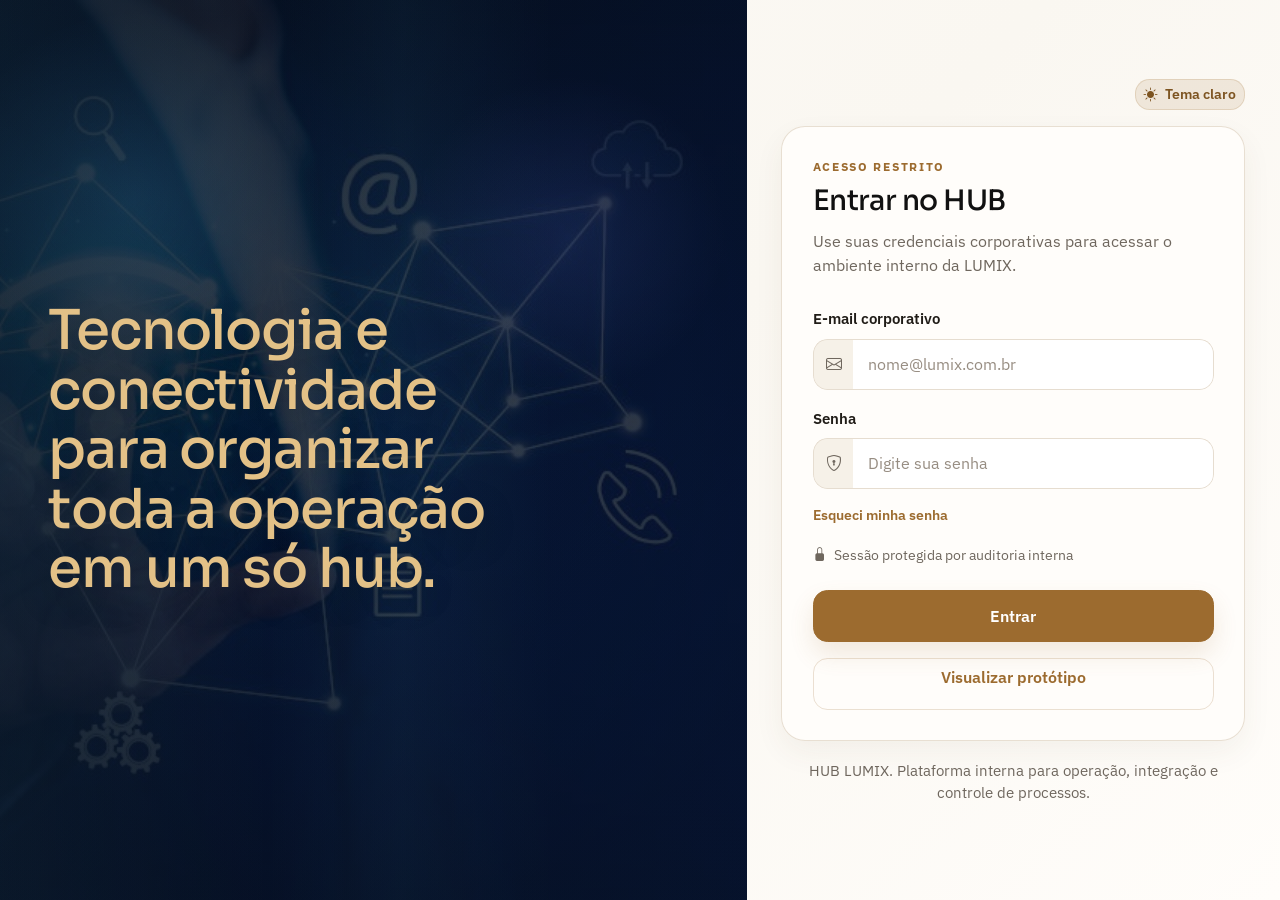
<file: index.html>
<!doctype html>
<html lang="pt-BR">
  <head>
    <meta charset="utf-8">
    <meta name="viewport" content="width=device-width, initial-scale=1">
    <title>HUB | Redirecionando</title>
    <meta http-equiv="refresh" content="0; url=login.html">
    <script>
      window.location.replace("login.html");
    </script>
  </head>
  <body>
    <p>Redirecionando para a tela de acesso do HUB. Se necessário, <a href="login.html">clique aqui</a>.</p>
  </body>
</html>
</file>
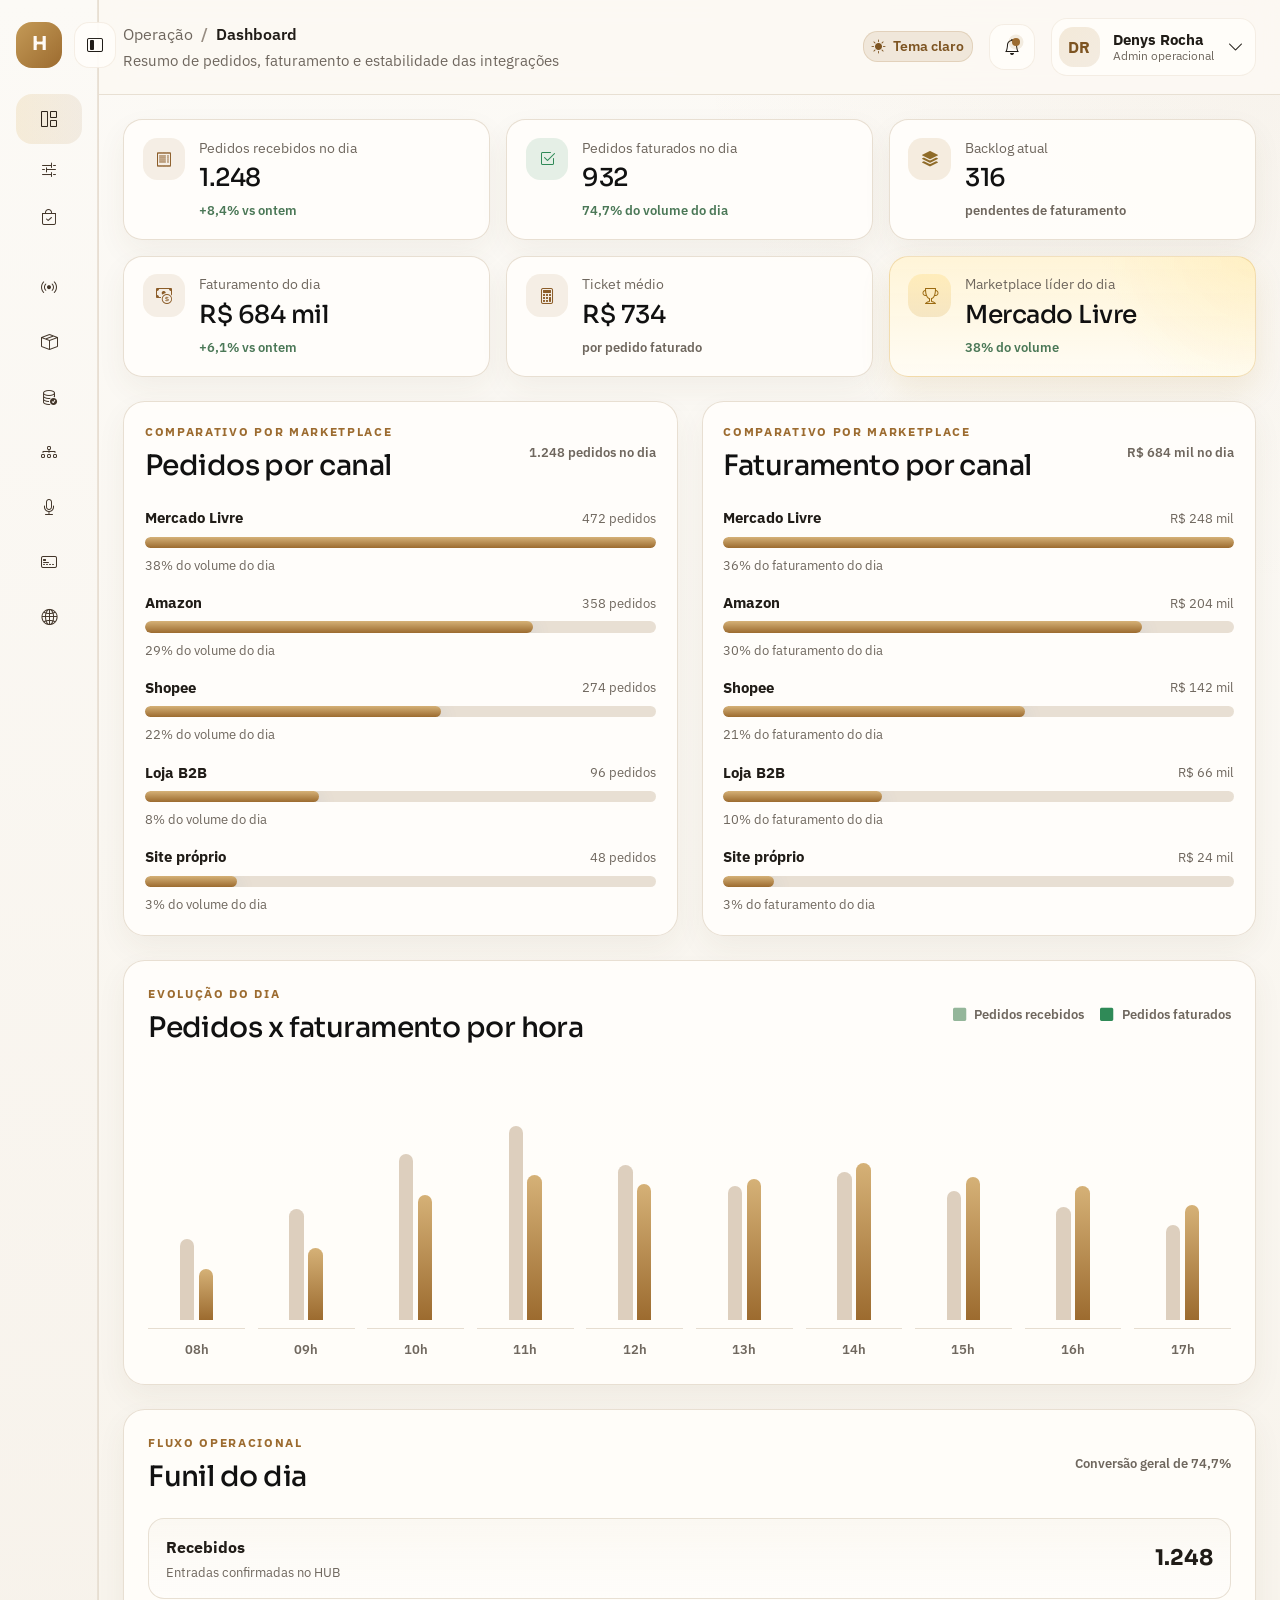
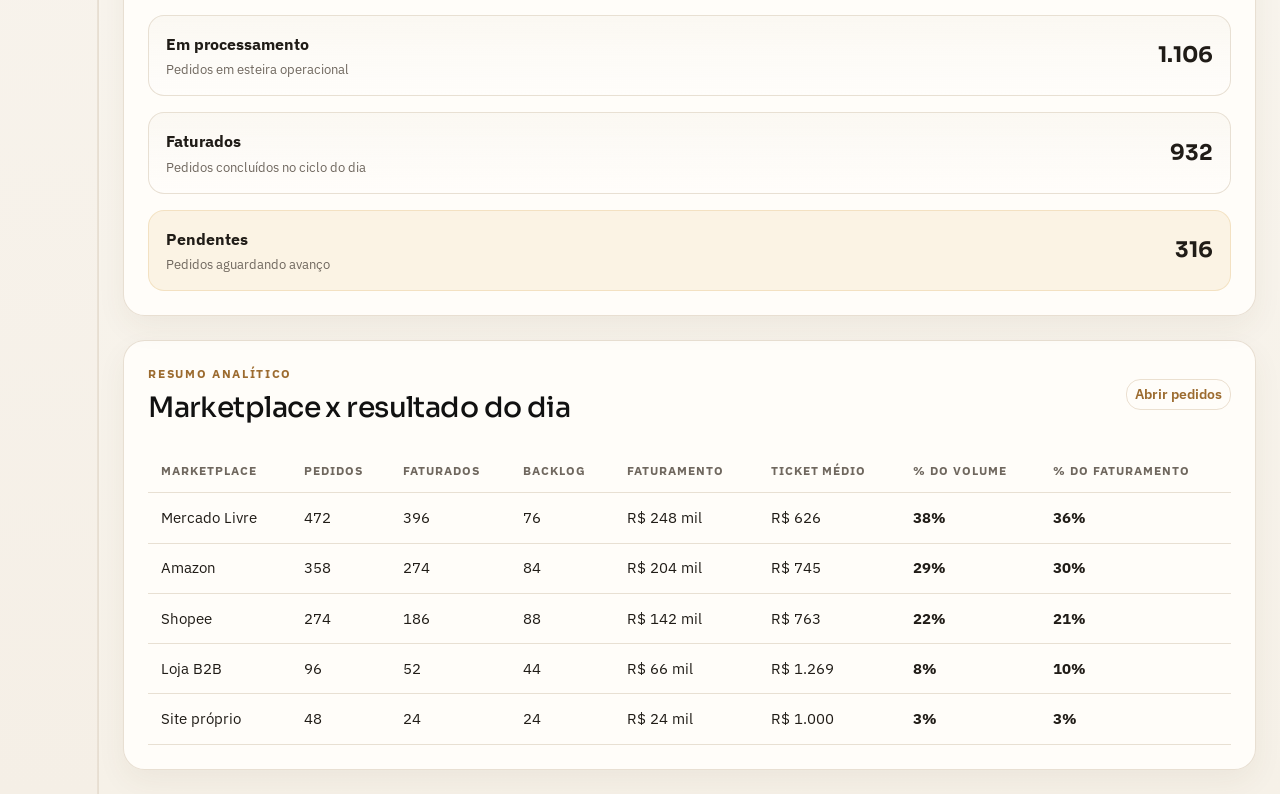
<file: dashboard.html>
<!doctype html>
<html lang="pt-BR">
  <head>
    <meta charset="utf-8">
    <meta name="viewport" content="width=device-width, initial-scale=1">
    <title>HUB | Dashboard</title>
    <link rel="preconnect" href="https://fonts.googleapis.com">
    <link rel="preconnect" href="https://fonts.gstatic.com" crossorigin>
    <link href="https://fonts.googleapis.com/css2?family=IBM+Plex+Sans:wght@400;500;600;700&family=Sora:wght@500;600;700&display=swap" rel="stylesheet">
    <link href="https://cdn.jsdelivr.net/npm/bootstrap@5.3.8/dist/css/bootstrap.min.css" rel="stylesheet" integrity="sha384-sRIl4kxILFvY47J16cr9ZwB07vP4J8+LH7qKQnuqkuIAvNWLzeN8tE5YBujZqJLB" crossorigin="anonymous">
    <link href="https://cdn.jsdelivr.net/npm/bootstrap-icons@1.13.1/font/bootstrap-icons.min.css" rel="stylesheet">
    <link href="css/style.css" rel="stylesheet">
  </head>
  <body class="hub-app theme-light" data-page="dashboard">
    <div class="hub-backdrop" data-sidebar-close></div>

    <div class="hub-layout">
      <aside class="hub-sidebar">
        <div class="sidebar-header">
          <a href="dashboard.html" class="sidebar-brand">
            <span class="sidebar-brand-mark">H</span>
            <span class="sidebar-brand-text">
              <strong>HUB</strong>
              <small>LUMIX Operations</small>
            </span>
          </a>
          <button class="btn btn-icon d-none d-lg-inline-flex" type="button" data-sidebar-toggle aria-label="Recolher menu">
            <i class="bi bi-layout-sidebar-inset"></i>
          </button>
        </div>

        <div class="sidebar-body">
          <div class="sidebar-section">
            <span class="sidebar-section-title">Visão geral</span>
            <nav class="sidebar-nav">
              <a href="dashboard.html" class="sidebar-link" data-nav-target="dashboard">
                <i class="bi bi-grid-1x2"></i>
                <span>Dashboard</span>
              </a>

              <div class="sidebar-group" data-nav-group="configuracao">
                <button class="sidebar-link sidebar-toggle" type="button" data-submenu-toggle aria-expanded="false">
                  <span class="sidebar-link-main">
                    <i class="bi bi-sliders2"></i>
                    <span>Configuração</span>
                  </span>
                  <i class="bi bi-chevron-down submenu-arrow"></i>
                </button>
                <div class="sidebar-submenu">
                  <a href="#" class="sidebar-sublink">Usuários e perfis</a>
                  <a href="#" class="sidebar-sublink">Regras de integração</a>
                  <a href="#" class="sidebar-sublink">Conectores</a>
                </div>
              </div>

              <div class="sidebar-group" data-nav-group="pedidos">
                <button class="sidebar-link sidebar-toggle" type="button" data-submenu-toggle aria-expanded="false">
                  <span class="sidebar-link-main">
                    <i class="bi bi-bag-check"></i>
                    <span>Pedidos</span>
                  </span>
                  <i class="bi bi-chevron-down submenu-arrow"></i>
                </button>
                <div class="sidebar-submenu">
                  <a href="pedidos-lista.html" class="sidebar-sublink" data-nav-target="pedidos-lista">Lista de pedidos</a>
                  <a href="pedidos-cadastro.html" class="sidebar-sublink" data-nav-target="pedidos-cadastro">Cadastro / Integração</a>
                </div>
              </div>
            </nav>
          </div>

          <div class="sidebar-section">
            <span class="sidebar-section-title">Módulos</span>
            <nav class="sidebar-nav">
              <a href="#" class="sidebar-link" data-nav-target="lumix">
                <i class="bi bi-broadcast"></i>
                <span>Lumix</span>
              </a>
              <a href="#" class="sidebar-link" data-nav-target="magentos">
                <i class="bi bi-box-seam"></i>
                <span>Magentos</span>
              </a>
              <a href="#" class="sidebar-link" data-nav-target="consulta-sap">
                <i class="bi bi-database-check"></i>
                <span>Consulta SAP</span>
              </a>
              <a href="#" class="sidebar-link" data-nav-target="anymarket">
                <i class="bi bi-diagram-3"></i>
                <span>Anymarket</span>
              </a>
              <a href="#" class="sidebar-link" data-nav-target="shure">
                <i class="bi bi-mic"></i>
                <span>Shure</span>
              </a>
              <a href="#" class="sidebar-link" data-nav-target="mercado-pago">
                <i class="bi bi-credit-card-2-front"></i>
                <span>Mercado Pago</span>
              </a>
              <a href="#" class="sidebar-link" data-nav-target="biworldwide">
                <i class="bi bi-globe2"></i>
                <span>BiWorldWide</span>
              </a>
            </nav>
          </div>
        </div>

      </aside>

      <div class="hub-main">
        <header class="hub-topbar">
          <div class="topbar-left">
            <button class="btn btn-icon d-lg-none" type="button" data-sidebar-open aria-label="Abrir menu">
              <i class="bi bi-list"></i>
            </button>
            <div>
              <nav aria-label="breadcrumb">
                <ol class="breadcrumb hub-breadcrumb mb-1">
                  <li class="breadcrumb-item"><a href="#">Operação</a></li>
                  <li class="breadcrumb-item active" aria-current="page">Dashboard</li>
                </ol>
              </nav>
              <p class="topbar-context mb-0">Resumo de pedidos, faturamento e estabilidade das integrações</p>
            </div>
          </div>

          <div class="topbar-right">
            <button type="button" class="btn btn-outline-primary btn-sm theme-toggle-btn is-active" data-theme-toggle aria-pressed="true">
              <i class="bi bi-sun-fill"></i>
              Tema claro
            </button>

            <button type="button" class="btn btn-icon position-relative" aria-label="Notificações">
              <i class="bi bi-bell"></i>
              <span class="notification-indicator"></span>
            </button>

            <div class="hub-user-menu" data-user-menu>
              <button class="user-menu-trigger" type="button" data-user-menu-toggle aria-expanded="false">
                <span class="user-avatar">DR</span>
                <span class="user-meta">
                  <strong>Denys Rocha</strong>
                  <small>Admin operacional</small>
                </span>
                <i class="bi bi-chevron-down"></i>
              </button>
              <div class="hub-user-dropdown">
                <a href="#"><i class="bi bi-person-circle"></i> Meu perfil</a>
                <a href="#"><i class="bi bi-shield-check"></i> Permissões</a>
                <a href="login.html"><i class="bi bi-box-arrow-right"></i> Sair</a>
              </div>
            </div>
          </div>
        </header>

        <main class="hub-content">
          <section class="page-section">
            <div class="dashboard-kpi-grid analytics-kpi-grid">
              <article class="metric-card compact-metric-card">
                <div class="metric-icon soft-blue"><i class="bi bi-receipt"></i></div>
                <div>
                  <p>Pedidos recebidos no dia</p>
                  <h3>1.248</h3>
                  <span class="metric-trend positive">+8,4% vs ontem</span>
                </div>
              </article>
              <article class="metric-card compact-metric-card">
                <div class="metric-icon soft-green"><i class="bi bi-check2-square"></i></div>
                <div>
                  <p>Pedidos faturados no dia</p>
                  <h3>932</h3>
                  <span class="metric-trend positive">74,7% do volume do dia</span>
                </div>
              </article>
              <article class="metric-card compact-metric-card">
                <div class="metric-icon soft-amber"><i class="bi bi-stack"></i></div>
                <div>
                  <p>Backlog atual</p>
                  <h3>316</h3>
                  <span class="metric-trend neutral">pendentes de faturamento</span>
                </div>
              </article>
              <article class="metric-card compact-metric-card">
                <div class="metric-icon soft-indigo"><i class="bi bi-cash-coin"></i></div>
                <div>
                  <p>Faturamento do dia</p>
                  <h3>R$ 684 mil</h3>
                  <span class="metric-trend positive">+6,1% vs ontem</span>
                </div>
              </article>
              <article class="metric-card compact-metric-card">
                <div class="metric-icon soft-cyan"><i class="bi bi-calculator"></i></div>
                <div>
                  <p>Ticket médio</p>
                  <h3>R$ 734</h3>
                  <span class="metric-trend neutral">por pedido faturado</span>
                </div>
              </article>
              <article class="metric-card compact-metric-card metric-card-highlight metric-card-winner">
                <div class="metric-icon soft-gold"><i class="bi bi-trophy"></i></div>
                <div>
                  <p>Marketplace líder do dia</p>
                  <h3>Mercado Livre</h3>
                  <span class="metric-trend positive">38% do volume</span>
                </div>
              </article>
            </div>
          </section>

          <section class="page-section">
            <div class="row g-4">
              <div class="col-12 col-xl-6">
                <article class="surface-card h-100 chart-card analytics-panel">
                  <div class="section-heading">
                    <div>
                      <p class="eyebrow">Comparativo por marketplace</p>
                      <h2>Pedidos por canal</h2>
                    </div>
                    <span class="chart-summary">1.248 pedidos no dia</span>
                  </div>

                  <div class="marketplace-bars">
                    <div class="marketplace-bar-item" style="--value: 100%;">
                      <div class="marketplace-bar-head">
                        <strong>Mercado Livre</strong>
                        <span>472 pedidos</span>
                      </div>
                      <div class="marketplace-bar-track"><span class="marketplace-bar-fill"></span></div>
                      <small>38% do volume do dia</small>
                    </div>
                    <div class="marketplace-bar-item" style="--value: 76%;">
                      <div class="marketplace-bar-head">
                        <strong>Amazon</strong>
                        <span>358 pedidos</span>
                      </div>
                      <div class="marketplace-bar-track"><span class="marketplace-bar-fill"></span></div>
                      <small>29% do volume do dia</small>
                    </div>
                    <div class="marketplace-bar-item" style="--value: 58%;">
                      <div class="marketplace-bar-head">
                        <strong>Shopee</strong>
                        <span>274 pedidos</span>
                      </div>
                      <div class="marketplace-bar-track"><span class="marketplace-bar-fill"></span></div>
                      <small>22% do volume do dia</small>
                    </div>
                    <div class="marketplace-bar-item" style="--value: 34%;">
                      <div class="marketplace-bar-head">
                        <strong>Loja B2B</strong>
                        <span>96 pedidos</span>
                      </div>
                      <div class="marketplace-bar-track"><span class="marketplace-bar-fill"></span></div>
                      <small>8% do volume do dia</small>
                    </div>
                    <div class="marketplace-bar-item" style="--value: 18%;">
                      <div class="marketplace-bar-head">
                        <strong>Site próprio</strong>
                        <span>48 pedidos</span>
                      </div>
                      <div class="marketplace-bar-track"><span class="marketplace-bar-fill"></span></div>
                      <small>3% do volume do dia</small>
                    </div>
                  </div>
                </article>
              </div>

              <div class="col-12 col-xl-6">
                <article class="surface-card h-100 chart-card analytics-panel">
                  <div class="section-heading">
                    <div>
                      <p class="eyebrow">Comparativo por marketplace</p>
                      <h2>Faturamento por canal</h2>
                    </div>
                    <span class="chart-summary">R$ 684 mil no dia</span>
                  </div>

                  <div class="marketplace-bars revenue-marketplace-bars">
                    <div class="marketplace-bar-item" style="--value: 100%;">
                      <div class="marketplace-bar-head">
                        <strong>Mercado Livre</strong>
                        <span>R$ 248 mil</span>
                      </div>
                      <div class="marketplace-bar-track"><span class="marketplace-bar-fill"></span></div>
                      <small>36% do faturamento do dia</small>
                    </div>
                    <div class="marketplace-bar-item" style="--value: 82%;">
                      <div class="marketplace-bar-head">
                        <strong>Amazon</strong>
                        <span>R$ 204 mil</span>
                      </div>
                      <div class="marketplace-bar-track"><span class="marketplace-bar-fill"></span></div>
                      <small>30% do faturamento do dia</small>
                    </div>
                    <div class="marketplace-bar-item" style="--value: 59%;">
                      <div class="marketplace-bar-head">
                        <strong>Shopee</strong>
                        <span>R$ 142 mil</span>
                      </div>
                      <div class="marketplace-bar-track"><span class="marketplace-bar-fill"></span></div>
                      <small>21% do faturamento do dia</small>
                    </div>
                    <div class="marketplace-bar-item" style="--value: 31%;">
                      <div class="marketplace-bar-head">
                        <strong>Loja B2B</strong>
                        <span>R$ 66 mil</span>
                      </div>
                      <div class="marketplace-bar-track"><span class="marketplace-bar-fill"></span></div>
                      <small>10% do faturamento do dia</small>
                    </div>
                    <div class="marketplace-bar-item" style="--value: 10%;">
                      <div class="marketplace-bar-head">
                        <strong>Site próprio</strong>
                        <span>R$ 24 mil</span>
                      </div>
                      <div class="marketplace-bar-track"><span class="marketplace-bar-fill"></span></div>
                      <small>3% do faturamento do dia</small>
                    </div>
                  </div>
                </article>
              </div>
            </div>
          </section>

          <section class="page-section">
            <div class="row g-4">
              <div class="col-12 col-xxl-8">
                <article class="surface-card h-100 analytics-panel">
                  <div class="section-heading">
                    <div>
                      <p class="eyebrow">Evolução do dia</p>
                      <h2>Pedidos x faturamento por hora</h2>
                    </div>
                    <div class="chart-legend">
                      <span><i class="bi bi-square-fill legend-previous"></i> Pedidos recebidos</span>
                      <span><i class="bi bi-square-fill legend-current"></i> Pedidos faturados</span>
                    </div>
                  </div>

                  <div class="hourly-chart">
                    <div class="hourly-chart-grid">
                      <div class="hourly-chart-group" style="--inflow: 35%; --processed: 22%;"><div class="hourly-bars"><span class="hourly-bar inflow"></span><span class="hourly-bar processed"></span></div><small>08h</small></div>
                      <div class="hourly-chart-group" style="--inflow: 48%; --processed: 31%;"><div class="hourly-bars"><span class="hourly-bar inflow"></span><span class="hourly-bar processed"></span></div><small>09h</small></div>
                      <div class="hourly-chart-group" style="--inflow: 72%; --processed: 54%;"><div class="hourly-bars"><span class="hourly-bar inflow"></span><span class="hourly-bar processed"></span></div><small>10h</small></div>
                      <div class="hourly-chart-group" style="--inflow: 84%; --processed: 63%;"><div class="hourly-bars"><span class="hourly-bar inflow"></span><span class="hourly-bar processed"></span></div><small>11h</small></div>
                      <div class="hourly-chart-group" style="--inflow: 67%; --processed: 59%;"><div class="hourly-bars"><span class="hourly-bar inflow"></span><span class="hourly-bar processed"></span></div><small>12h</small></div>
                      <div class="hourly-chart-group" style="--inflow: 58%; --processed: 61%;"><div class="hourly-bars"><span class="hourly-bar inflow"></span><span class="hourly-bar processed"></span></div><small>13h</small></div>
                      <div class="hourly-chart-group" style="--inflow: 64%; --processed: 68%;"><div class="hourly-bars"><span class="hourly-bar inflow"></span><span class="hourly-bar processed"></span></div><small>14h</small></div>
                      <div class="hourly-chart-group" style="--inflow: 56%; --processed: 62%;"><div class="hourly-bars"><span class="hourly-bar inflow"></span><span class="hourly-bar processed"></span></div><small>15h</small></div>
                      <div class="hourly-chart-group" style="--inflow: 49%; --processed: 58%;"><div class="hourly-bars"><span class="hourly-bar inflow"></span><span class="hourly-bar processed"></span></div><small>16h</small></div>
                      <div class="hourly-chart-group" style="--inflow: 41%; --processed: 50%;"><div class="hourly-bars"><span class="hourly-bar inflow"></span><span class="hourly-bar processed"></span></div><small>17h</small></div>
                    </div>
                  </div>
                </article>
              </div>

              <div class="col-12 col-xxl-4">
                <article class="surface-card h-100 analytics-panel">
                  <div class="section-heading">
                    <div>
                      <p class="eyebrow">Fluxo operacional</p>
                      <h2>Funil do dia</h2>
                    </div>
                    <span class="chart-summary">Conversão geral de 74,7%</span>
                  </div>

                  <div class="funnel-list">
                    <div class="funnel-step">
                      <div>
                        <strong>Recebidos</strong>
                        <p>Entradas confirmadas no HUB</p>
                      </div>
                      <span>1.248</span>
                    </div>
                    <div class="funnel-step">
                      <div>
                        <strong>Em processamento</strong>
                        <p>Pedidos em esteira operacional</p>
                      </div>
                      <span>1.106</span>
                    </div>
                    <div class="funnel-step">
                      <div>
                        <strong>Faturados</strong>
                        <p>Pedidos concluídos no ciclo do dia</p>
                      </div>
                      <span>932</span>
                    </div>
                    <div class="funnel-step is-attention">
                      <div>
                        <strong>Pendentes</strong>
                        <p>Pedidos aguardando avanço</p>
                      </div>
                      <span>316</span>
                    </div>
                  </div>
                </article>
              </div>
            </div>
          </section>

          <section class="page-section">
            <article class="surface-card analytics-panel">
              <div class="section-heading">
                <div>
                  <p class="eyebrow">Resumo analítico</p>
                  <h2>Marketplace x resultado do dia</h2>
                </div>
                <a href="pedidos-lista.html" class="btn btn-outline-primary btn-sm">Abrir pedidos</a>
              </div>

              <div class="table-responsive">
                <table class="table table-hub align-middle mb-0 analytics-table">
                  <thead>
                    <tr>
                      <th>Marketplace</th>
                      <th>Pedidos</th>
                      <th>Faturados</th>
                      <th>Backlog</th>
                      <th>Faturamento</th>
                      <th>Ticket médio</th>
                      <th>% do volume</th>
                      <th>% do faturamento</th>
                    </tr>
                  </thead>
                  <tbody>
                    <tr>
                      <td>Mercado Livre</td>
                      <td>472</td>
                      <td>396</td>
                      <td>76</td>
                      <td>R$ 248 mil</td>
                      <td>R$ 626</td>
                      <td>38%</td>
                      <td>36%</td>
                    </tr>
                    <tr>
                      <td>Amazon</td>
                      <td>358</td>
                      <td>274</td>
                      <td>84</td>
                      <td>R$ 204 mil</td>
                      <td>R$ 745</td>
                      <td>29%</td>
                      <td>30%</td>
                    </tr>
                    <tr>
                      <td>Shopee</td>
                      <td>274</td>
                      <td>186</td>
                      <td>88</td>
                      <td>R$ 142 mil</td>
                      <td>R$ 763</td>
                      <td>22%</td>
                      <td>21%</td>
                    </tr>
                    <tr>
                      <td>Loja B2B</td>
                      <td>96</td>
                      <td>52</td>
                      <td>44</td>
                      <td>R$ 66 mil</td>
                      <td>R$ 1.269</td>
                      <td>8%</td>
                      <td>10%</td>
                    </tr>
                    <tr>
                      <td>Site próprio</td>
                      <td>48</td>
                      <td>24</td>
                      <td>24</td>
                      <td>R$ 24 mil</td>
                      <td>R$ 1.000</td>
                      <td>3%</td>
                      <td>3%</td>
                    </tr>
                  </tbody>
                </table>
              </div>
            </article>
          </section>
        </main>
      </div>
    </div>

    <script src="https://cdn.jsdelivr.net/npm/bootstrap@5.3.8/dist/js/bootstrap.bundle.min.js" integrity="sha384-FKyoEForCGlyvwx9Hj09JcYn3nv7wiPVlz7YYwJrWVcXK/BmnVDxM+D2scQbITxI" crossorigin="anonymous"></script>
    <script src="js/app.js"></script>
  </body>
</html>
</file>
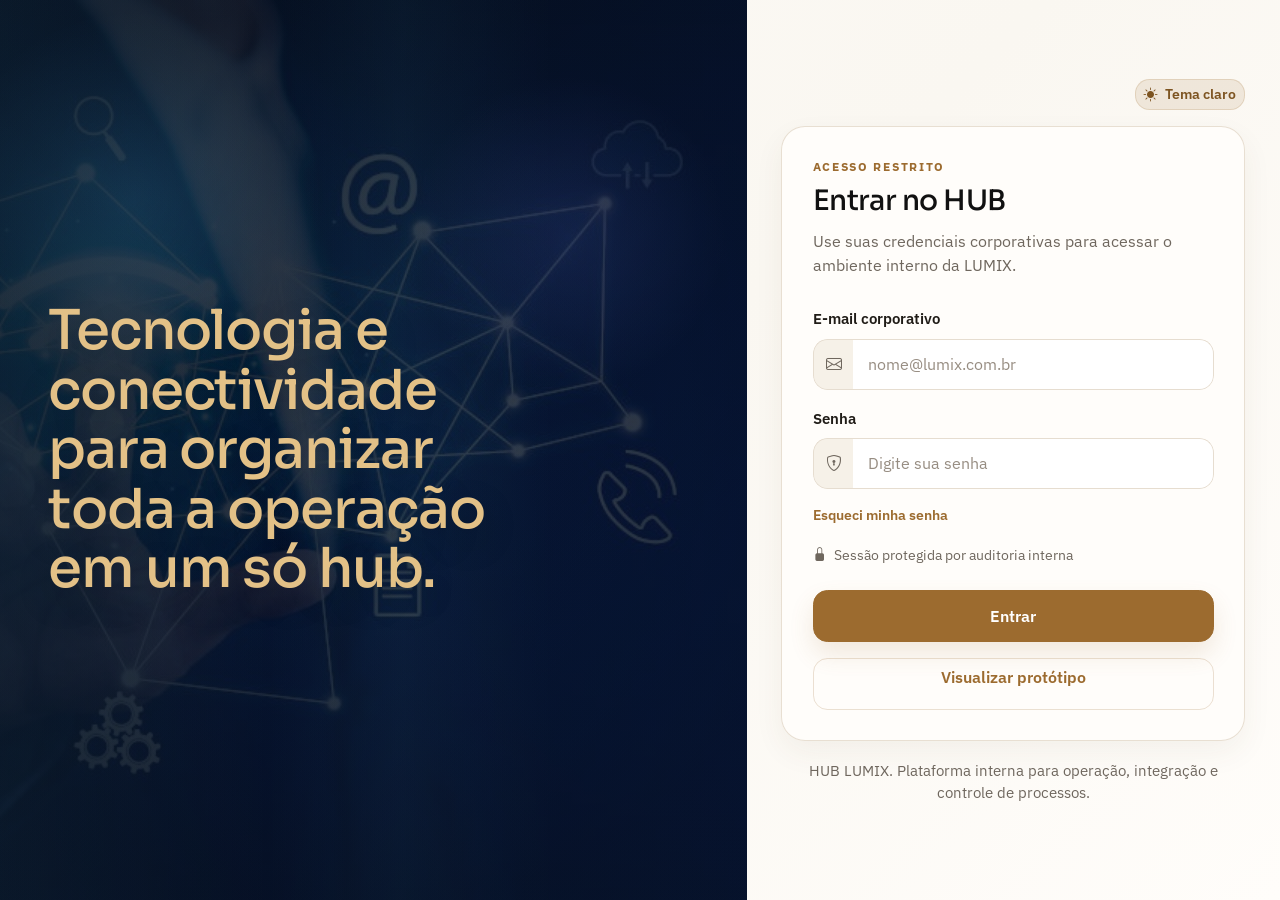
<file: login.html>
<!doctype html>
<html lang="pt-BR">
  <head>
    <meta charset="utf-8">
    <meta name="viewport" content="width=device-width, initial-scale=1">
    <title>HUB | Acesso</title>
    <link rel="preconnect" href="https://fonts.googleapis.com">
    <link rel="preconnect" href="https://fonts.gstatic.com" crossorigin>
    <link href="https://fonts.googleapis.com/css2?family=IBM+Plex+Sans:wght@400;500;600;700&family=Sora:wght@500;600;700&display=swap" rel="stylesheet">
    <link href="https://cdn.jsdelivr.net/npm/bootstrap@5.3.8/dist/css/bootstrap.min.css" rel="stylesheet" integrity="sha384-sRIl4kxILFvY47J16cr9ZwB07vP4J8+LH7qKQnuqkuIAvNWLzeN8tE5YBujZqJLB" crossorigin="anonymous">
    <link href="https://cdn.jsdelivr.net/npm/bootstrap-icons@1.13.1/font/bootstrap-icons.min.css" rel="stylesheet">
    <link href="css/style.css" rel="stylesheet">
  </head>
  <body class="login-page theme-light">
    <main class="container-fluid login-shell">
      <div class="row min-vh-100 g-0">
        <section class="col-lg-7 d-none d-lg-flex login-brand-panel">
          <div class="login-brand-content">
            <div class="login-hero-copy">
              <h1>Tecnologia e conectividade para organizar toda a operação em um só hub.</h1>
            </div>
          </div>
        </section>

        <section class="col-lg-5 col-12 login-form-panel">
          <div class="login-form-wrap">
            <div class="login-theme-switch">
              <button type="button" class="btn btn-outline-primary btn-sm theme-toggle-btn is-active" data-theme-toggle aria-pressed="true">
                <i class="bi bi-sun-fill"></i>
                Tema claro
              </button>
            </div>

            <div class="login-mobile-brand d-lg-none">
              <h1>HUB</h1>
              <p>Acesso ao ambiente corporativo de operações e integrações.</p>
            </div>

            <div class="auth-card">
              <div class="auth-header">
                <p class="eyebrow">Acesso restrito</p>
                <h2>Entrar no HUB</h2>
                <p>Use suas credenciais corporativas para acessar o ambiente interno da LUMIX.</p>
              </div>

              <form class="auth-form">
                <div class="mb-3">
                  <label for="email" class="form-label">E-mail corporativo</label>
                  <div class="input-group input-group-modern">
                    <span class="input-group-text"><i class="bi bi-envelope"></i></span>
                    <input type="email" class="form-control" id="email" placeholder="nome@lumix.com.br">
                  </div>
                </div>

                <div class="mb-3">
                  <label for="password" class="form-label mb-2">Senha</label>
                  <div class="input-group input-group-modern">
                    <span class="input-group-text"><i class="bi bi-shield-lock"></i></span>
                    <input type="password" class="form-control" id="password" placeholder="Digite sua senha">
                  </div>
                  <div class="password-help-row">
                    <a href="#" class="text-link">Esqueci minha senha</a>
                  </div>
                </div>

                <div class="mb-4">
                  <span class="security-note">
                    <i class="bi bi-lock-fill"></i>
                    Sessão protegida por auditoria interna
                  </span>
                </div>

                <button type="submit" class="btn btn-primary w-100 mb-3">Entrar</button>
                <a href="dashboard.html" class="btn btn-outline-primary w-100">Visualizar protótipo</a>
              </form>
            </div>

            <p class="login-footer-copy">
              HUB LUMIX. Plataforma interna para operação, integração e controle de processos.
            </p>
          </div>
        </section>
      </div>
    </main>

    <script src="https://cdn.jsdelivr.net/npm/bootstrap@5.3.8/dist/js/bootstrap.bundle.min.js" integrity="sha384-FKyoEForCGlyvwx9Hj09JcYn3nv7wiPVlz7YYwJrWVcXK/BmnVDxM+D2scQbITxI" crossorigin="anonymous"></script>
    <script src="js/app.js"></script>
  </body>
</html>
</file>
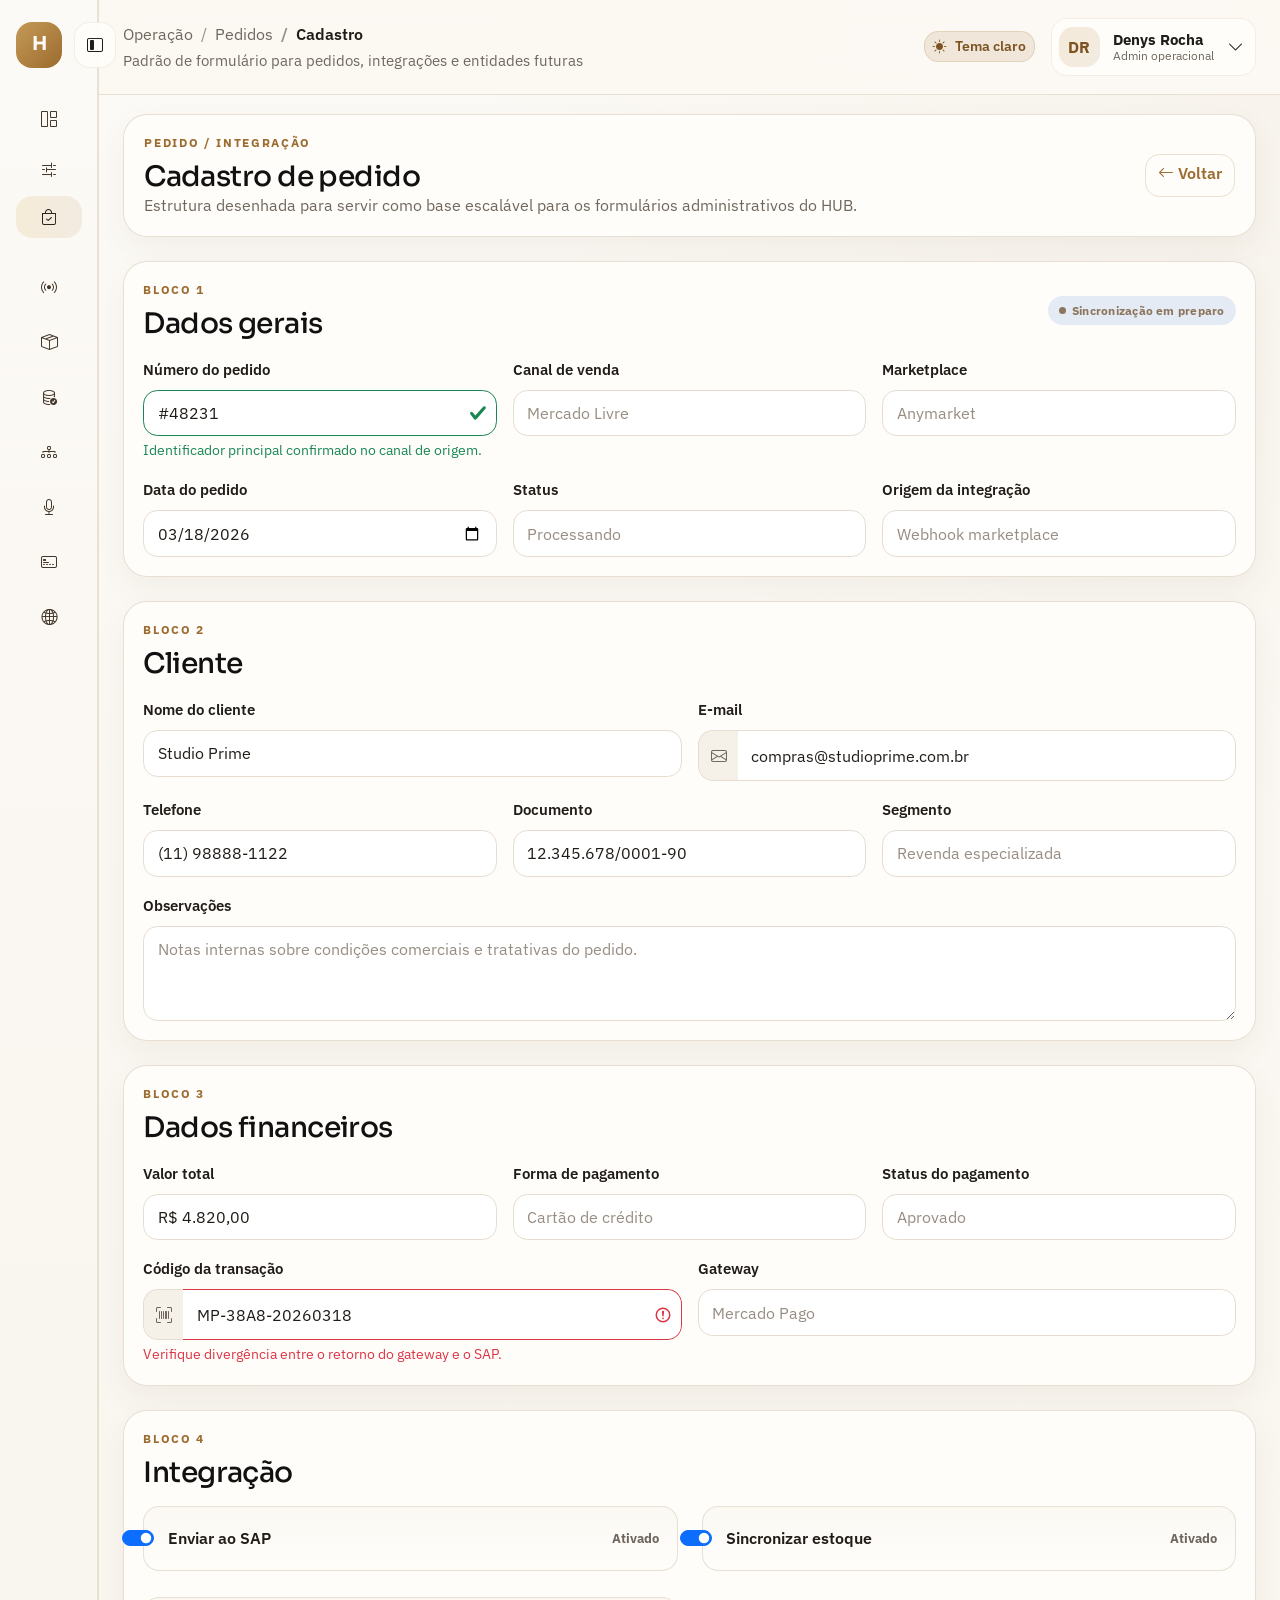
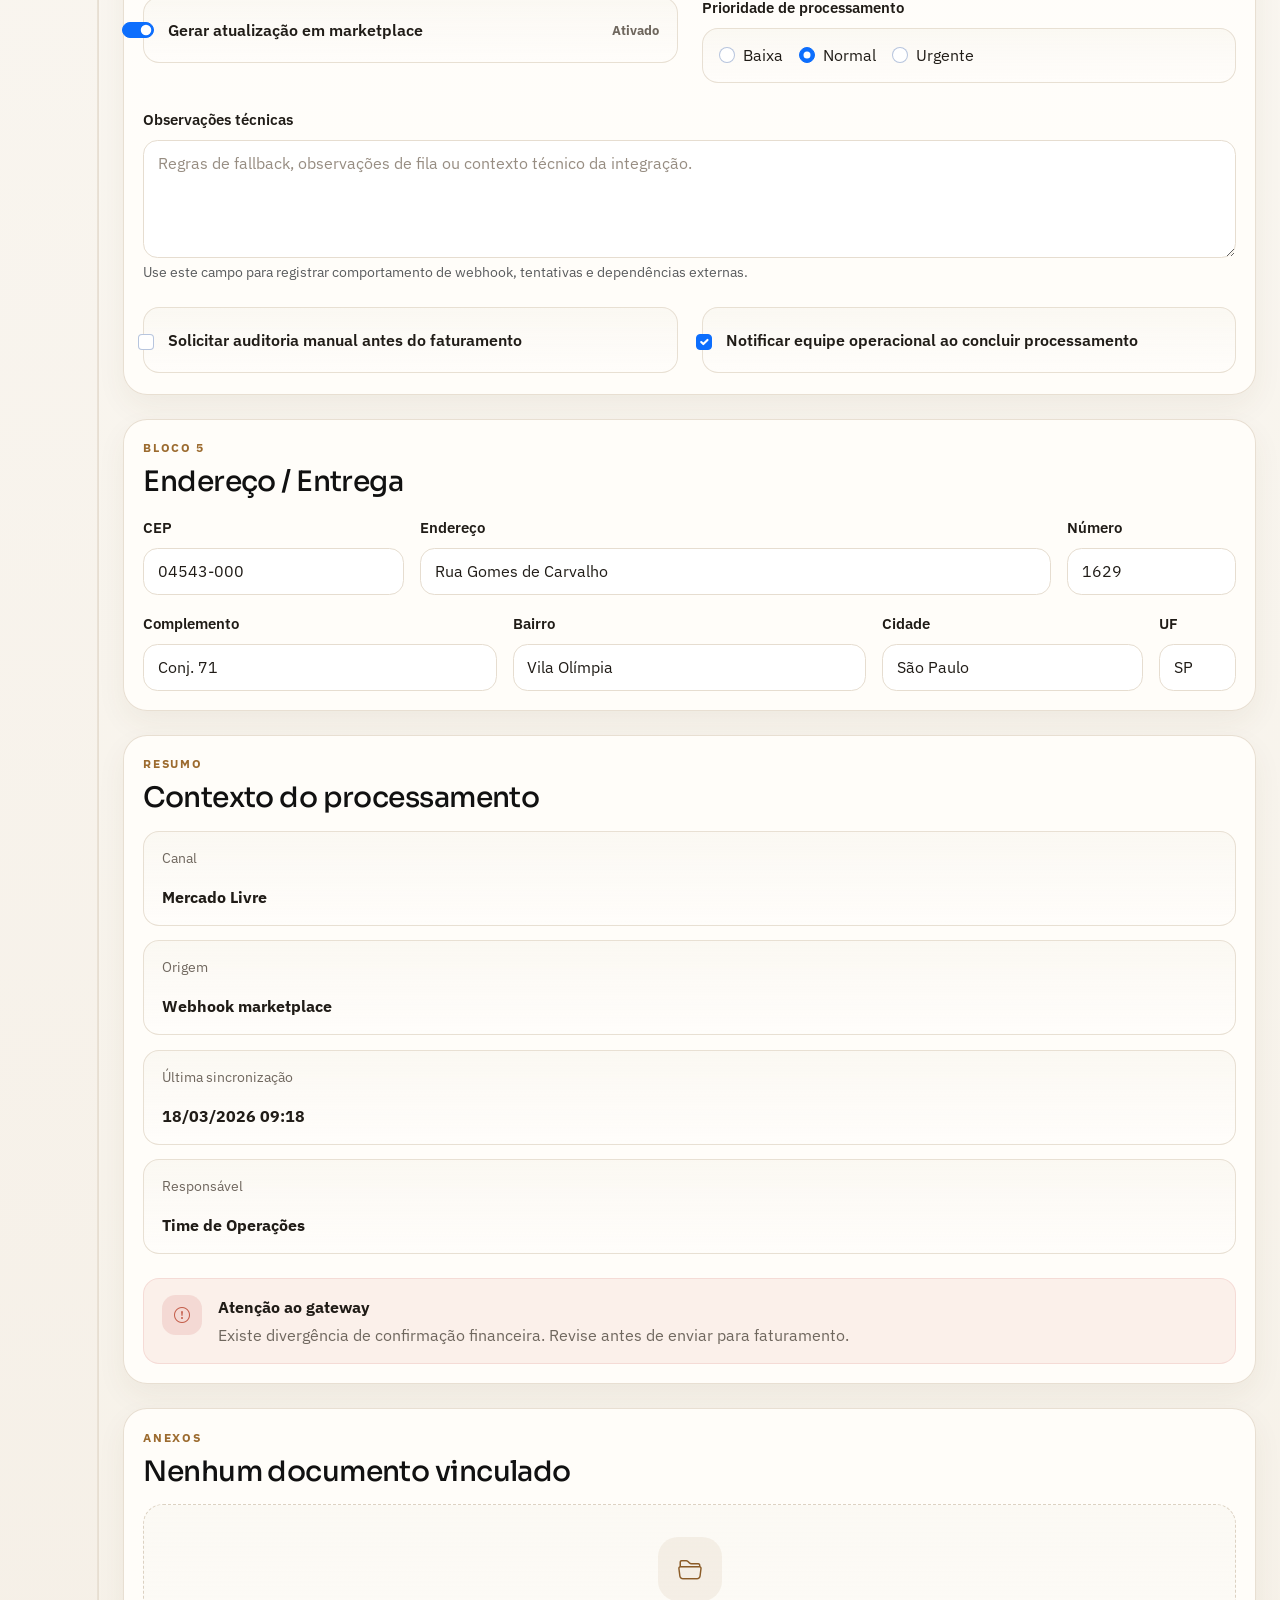
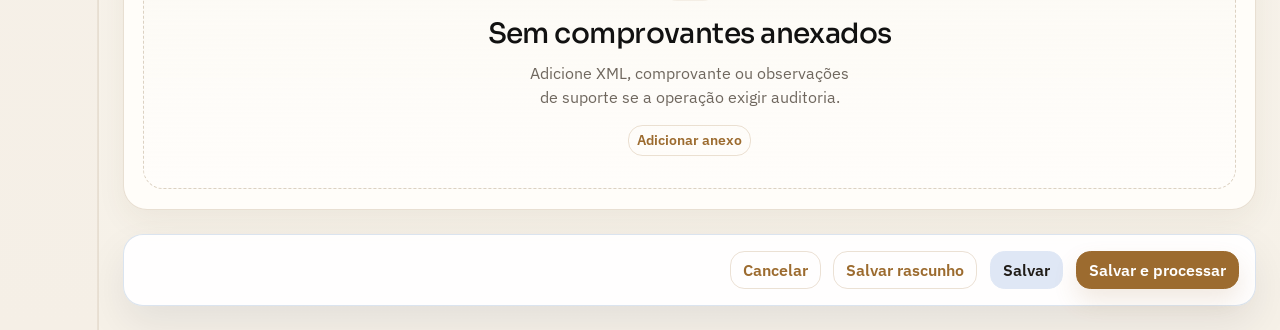
<file: pedidos-cadastro.html>
<!doctype html>
<html lang="pt-BR">
  <head>
    <meta charset="utf-8">
    <meta name="viewport" content="width=device-width, initial-scale=1">
    <title>HUB | Cadastro de Pedido</title>
    <link rel="preconnect" href="https://fonts.googleapis.com">
    <link rel="preconnect" href="https://fonts.gstatic.com" crossorigin>
    <link href="https://fonts.googleapis.com/css2?family=IBM+Plex+Sans:wght@400;500;600;700&family=Sora:wght@500;600;700&display=swap" rel="stylesheet">
    <link href="https://cdn.jsdelivr.net/npm/bootstrap@5.3.8/dist/css/bootstrap.min.css" rel="stylesheet" integrity="sha384-sRIl4kxILFvY47J16cr9ZwB07vP4J8+LH7qKQnuqkuIAvNWLzeN8tE5YBujZqJLB" crossorigin="anonymous">
    <link href="https://cdn.jsdelivr.net/npm/bootstrap-icons@1.13.1/font/bootstrap-icons.min.css" rel="stylesheet">
    <link href="css/style.css" rel="stylesheet">
  </head>
  <body class="hub-app theme-light" data-page="pedidos-cadastro">
    <div class="hub-backdrop" data-sidebar-close></div>

    <div class="hub-layout">
      <aside class="hub-sidebar">
        <div class="sidebar-header">
          <a href="dashboard.html" class="sidebar-brand">
            <span class="sidebar-brand-mark">H</span>
            <span class="sidebar-brand-text">
              <strong>HUB</strong>
              <small>LUMIX Operations</small>
            </span>
          </a>
          <button class="btn btn-icon d-none d-lg-inline-flex" type="button" data-sidebar-toggle aria-label="Recolher menu">
            <i class="bi bi-layout-sidebar-inset"></i>
          </button>
        </div>

        <div class="sidebar-body">
          <div class="sidebar-section">
            <span class="sidebar-section-title">Visão geral</span>
            <nav class="sidebar-nav">
              <a href="dashboard.html" class="sidebar-link" data-nav-target="dashboard">
                <i class="bi bi-grid-1x2"></i>
                <span>Dashboard</span>
              </a>

              <div class="sidebar-group" data-nav-group="configuracao">
                <button class="sidebar-link sidebar-toggle" type="button" data-submenu-toggle aria-expanded="false">
                  <span class="sidebar-link-main">
                    <i class="bi bi-sliders2"></i>
                    <span>Configuração</span>
                  </span>
                  <i class="bi bi-chevron-down submenu-arrow"></i>
                </button>
                <div class="sidebar-submenu">
                  <a href="#" class="sidebar-sublink">Usuários e perfis</a>
                  <a href="#" class="sidebar-sublink">Regras de integração</a>
                  <a href="#" class="sidebar-sublink">Conectores</a>
                </div>
              </div>

              <div class="sidebar-group" data-nav-group="pedidos">
                <button class="sidebar-link sidebar-toggle" type="button" data-submenu-toggle aria-expanded="false">
                  <span class="sidebar-link-main">
                    <i class="bi bi-bag-check"></i>
                    <span>Pedidos</span>
                  </span>
                  <i class="bi bi-chevron-down submenu-arrow"></i>
                </button>
                <div class="sidebar-submenu">
                  <a href="pedidos-lista.html" class="sidebar-sublink" data-nav-target="pedidos-lista">Lista de pedidos</a>
                  <a href="pedidos-cadastro.html" class="sidebar-sublink" data-nav-target="pedidos-cadastro">Cadastro / Integração</a>
                </div>
              </div>
            </nav>
          </div>

          <div class="sidebar-section">
            <span class="sidebar-section-title">Módulos</span>
            <nav class="sidebar-nav">
              <a href="#" class="sidebar-link" data-nav-target="lumix">
                <i class="bi bi-broadcast"></i>
                <span>Lumix</span>
              </a>
              <a href="#" class="sidebar-link" data-nav-target="magentos">
                <i class="bi bi-box-seam"></i>
                <span>Magentos</span>
              </a>
              <a href="#" class="sidebar-link" data-nav-target="consulta-sap">
                <i class="bi bi-database-check"></i>
                <span>Consulta SAP</span>
              </a>
              <a href="#" class="sidebar-link" data-nav-target="anymarket">
                <i class="bi bi-diagram-3"></i>
                <span>Anymarket</span>
              </a>
              <a href="#" class="sidebar-link" data-nav-target="shure">
                <i class="bi bi-mic"></i>
                <span>Shure</span>
              </a>
              <a href="#" class="sidebar-link" data-nav-target="mercado-pago">
                <i class="bi bi-credit-card-2-front"></i>
                <span>Mercado Pago</span>
              </a>
              <a href="#" class="sidebar-link" data-nav-target="biworldwide">
                <i class="bi bi-globe2"></i>
                <span>BiWorldWide</span>
              </a>
            </nav>
          </div>
        </div>

      </aside>

      <div class="hub-main">
        <header class="hub-topbar">
          <div class="topbar-left">
            <button class="btn btn-icon d-lg-none" type="button" data-sidebar-open aria-label="Abrir menu">
              <i class="bi bi-list"></i>
            </button>
            <div>
              <nav aria-label="breadcrumb">
                <ol class="breadcrumb hub-breadcrumb mb-1">
                  <li class="breadcrumb-item"><a href="dashboard.html">Operação</a></li>
                  <li class="breadcrumb-item"><a href="pedidos-lista.html">Pedidos</a></li>
                  <li class="breadcrumb-item active" aria-current="page">Cadastro</li>
                </ol>
              </nav>
              <p class="topbar-context mb-0">Padrão de formulário para pedidos, integrações e entidades futuras</p>
            </div>
          </div>

          <div class="topbar-right">
            <button type="button" class="btn btn-outline-primary btn-sm theme-toggle-btn is-active" data-theme-toggle aria-pressed="true">
              <i class="bi bi-sun-fill"></i>
              Tema claro
            </button>

            <div class="hub-user-menu" data-user-menu>
              <button class="user-menu-trigger" type="button" data-user-menu-toggle aria-expanded="false">
                <span class="user-avatar">DR</span>
                <span class="user-meta">
                  <strong>Denys Rocha</strong>
                  <small>Admin operacional</small>
                </span>
                <i class="bi bi-chevron-down"></i>
              </button>
              <div class="hub-user-dropdown">
                <a href="#"><i class="bi bi-person-circle"></i> Meu perfil</a>
                <a href="#"><i class="bi bi-shield-check"></i> Permissões</a>
                <a href="login.html"><i class="bi bi-box-arrow-right"></i> Sair</a>
              </div>
            </div>
          </div>
        </header>

        <main class="hub-content">
          <section class="page-section">
            <div class="page-header-card">
              <div>
                <p class="eyebrow">Pedido / Integração</p>
                <h1>Cadastro de pedido</h1>
                <p>Estrutura desenhada para servir como base escalável para os formulários administrativos do HUB.</p>
              </div>
              <div class="page-actions">
                <a href="pedidos-lista.html" class="btn btn-outline-primary">
                  <i class="bi bi-arrow-left"></i>
                  Voltar
                </a>
              </div>
            </div>
          </section>

          <section class="page-section">
            <form class="row g-4">
              <div class="col-12 col-xxl-8">
                <article class="surface-card form-section-card">
                  <div class="section-heading">
                    <div>
                      <p class="eyebrow">Bloco 1</p>
                      <h2>Dados gerais</h2>
                    </div>
                    <span class="status-badge status-processing">Sincronização em preparo</span>
                  </div>

                  <div class="row g-3">
                    <div class="col-md-4">
                      <label class="form-label" for="pedido-numero">Número do pedido</label>
                      <input type="text" class="form-control is-valid" id="pedido-numero" value="#48231">
                      <div class="valid-feedback d-block">Identificador principal confirmado no canal de origem.</div>
                    </div>
                    <div class="col-md-4">
                      <label class="form-label" for="canal-venda">Canal de venda</label>
                      <select class="form-select" id="canal-venda">
                        <option>Mercado Livre</option>
                        <option>Loja B2B</option>
                        <option>Amazon</option>
                        <option>Shopee</option>
                      </select>
                    </div>
                    <div class="col-md-4">
                      <label class="form-label" for="marketplace">Marketplace</label>
                      <select class="form-select" id="marketplace">
                        <option>Anymarket</option>
                        <option>Magentos</option>
                        <option>Marketplace próprio</option>
                      </select>
                    </div>
                    <div class="col-md-4">
                      <label class="form-label" for="data-pedido">Data do pedido</label>
                      <input type="date" class="form-control" id="data-pedido" value="2026-03-18">
                    </div>
                    <div class="col-md-4">
                      <label class="form-label" for="status-pedido">Status</label>
                      <select class="form-select" id="status-pedido">
                        <option>Processando</option>
                        <option>Pendente</option>
                        <option>Integrado</option>
                        <option>Erro</option>
                        <option>Concluído</option>
                      </select>
                    </div>
                    <div class="col-md-4">
                      <label class="form-label" for="origem-integracao">Origem da integração</label>
                      <select class="form-select" id="origem-integracao">
                        <option>Webhook marketplace</option>
                        <option>Rotina agendada</option>
                        <option>Cadastro manual</option>
                      </select>
                    </div>
                  </div>
                </article>

                <article class="surface-card form-section-card">
                  <div class="section-heading">
                    <div>
                      <p class="eyebrow">Bloco 2</p>
                      <h2>Cliente</h2>
                    </div>
                  </div>

                  <div class="row g-3">
                    <div class="col-md-6">
                      <label class="form-label" for="cliente-nome">Nome do cliente</label>
                      <input type="text" class="form-control" id="cliente-nome" value="Studio Prime">
                    </div>
                    <div class="col-md-6">
                      <label class="form-label" for="cliente-email">E-mail</label>
                      <div class="input-group input-group-modern">
                        <span class="input-group-text"><i class="bi bi-envelope"></i></span>
                        <input type="email" class="form-control" id="cliente-email" value="compras@studioprime.com.br">
                      </div>
                    </div>
                    <div class="col-md-4">
                      <label class="form-label" for="cliente-telefone">Telefone</label>
                      <input type="text" class="form-control" id="cliente-telefone" value="(11) 98888-1122">
                    </div>
                    <div class="col-md-4">
                      <label class="form-label" for="cliente-documento">Documento</label>
                      <input type="text" class="form-control" id="cliente-documento" value="12.345.678/0001-90">
                    </div>
                    <div class="col-md-4">
                      <label class="form-label" for="cliente-segmento">Segmento</label>
                      <select class="form-select" id="cliente-segmento">
                        <option>Revenda especializada</option>
                        <option>Varejo</option>
                        <option>Projeto corporativo</option>
                      </select>
                    </div>
                    <div class="col-12">
                      <label class="form-label" for="cliente-observacoes">Observações</label>
                      <textarea class="form-control" id="cliente-observacoes" rows="3" placeholder="Notas internas sobre condições comerciais e tratativas do pedido."></textarea>
                    </div>
                  </div>
                </article>

                <article class="surface-card form-section-card">
                  <div class="section-heading">
                    <div>
                      <p class="eyebrow">Bloco 3</p>
                      <h2>Dados financeiros</h2>
                    </div>
                  </div>

                  <div class="row g-3">
                    <div class="col-md-4">
                      <label class="form-label" for="valor-total">Valor total</label>
                      <input type="text" class="form-control" id="valor-total" value="R$ 4.820,00">
                    </div>
                    <div class="col-md-4">
                      <label class="form-label" for="forma-pagamento">Forma de pagamento</label>
                      <select class="form-select" id="forma-pagamento">
                        <option>Cartão de crédito</option>
                        <option>PIX</option>
                        <option>Boleto</option>
                      </select>
                    </div>
                    <div class="col-md-4">
                      <label class="form-label" for="status-pagamento">Status do pagamento</label>
                      <select class="form-select" id="status-pagamento">
                        <option>Aprovado</option>
                        <option>Em análise</option>
                        <option>Recusado</option>
                      </select>
                    </div>
                    <div class="col-md-6">
                      <label class="form-label" for="codigo-transacao">Código da transação</label>
                      <div class="input-group input-group-modern">
                        <span class="input-group-text"><i class="bi bi-upc-scan"></i></span>
                        <input type="text" class="form-control is-invalid" id="codigo-transacao" value="MP-38A8-20260318">
                      </div>
                      <div class="invalid-feedback d-block">Verifique divergência entre o retorno do gateway e o SAP.</div>
                    </div>
                    <div class="col-md-6">
                      <label class="form-label" for="gateway">Gateway</label>
                      <select class="form-select" id="gateway">
                        <option>Mercado Pago</option>
                        <option>Adyen</option>
                        <option>Gateway interno</option>
                      </select>
                    </div>
                  </div>
                </article>

                <article class="surface-card form-section-card">
                  <div class="section-heading">
                    <div>
                      <p class="eyebrow">Bloco 4</p>
                      <h2>Integração</h2>
                    </div>
                  </div>

                  <div class="row g-4">
                    <div class="col-md-6">
                      <div class="form-check form-switch form-switch-card">
                        <input class="form-check-input" type="checkbox" role="switch" id="sap-switch" checked data-switch-target="sap-switch-status">
                        <label class="form-check-label" for="sap-switch">Enviar ao SAP</label>
                        <span class="switch-meta" id="sap-switch-status" data-on="Ativado" data-off="Desativado">Ativado</span>
                      </div>
                    </div>
                    <div class="col-md-6">
                      <div class="form-check form-switch form-switch-card">
                        <input class="form-check-input" type="checkbox" role="switch" id="estoque-switch" checked data-switch-target="estoque-switch-status">
                        <label class="form-check-label" for="estoque-switch">Sincronizar estoque</label>
                        <span class="switch-meta" id="estoque-switch-status" data-on="Ativado" data-off="Desativado">Ativado</span>
                      </div>
                    </div>
                    <div class="col-md-6">
                      <div class="form-check form-switch form-switch-card">
                        <input class="form-check-input" type="checkbox" role="switch" id="marketplace-switch" checked data-switch-target="marketplace-switch-status">
                        <label class="form-check-label" for="marketplace-switch">Gerar atualização em marketplace</label>
                        <span class="switch-meta" id="marketplace-switch-status" data-on="Ativado" data-off="Desativado">Ativado</span>
                      </div>
                    </div>
                    <div class="col-md-6">
                      <label class="form-label d-block">Prioridade de processamento</label>
                      <div class="radio-group">
                        <div class="form-check">
                          <input class="form-check-input" type="radio" name="prioridade" id="prioridade-baixa">
                          <label class="form-check-label" for="prioridade-baixa">Baixa</label>
                        </div>
                        <div class="form-check">
                          <input class="form-check-input" type="radio" name="prioridade" id="prioridade-normal" checked>
                          <label class="form-check-label" for="prioridade-normal">Normal</label>
                        </div>
                        <div class="form-check">
                          <input class="form-check-input" type="radio" name="prioridade" id="prioridade-urgente">
                          <label class="form-check-label" for="prioridade-urgente">Urgente</label>
                        </div>
                      </div>
                    </div>
                    <div class="col-12">
                      <label class="form-label" for="obs-tecnicas">Observações técnicas</label>
                      <textarea class="form-control" id="obs-tecnicas" rows="4" placeholder="Regras de fallback, observações de fila ou contexto técnico da integração."></textarea>
                      <div class="form-text">Use este campo para registrar comportamento de webhook, tentativas e dependências externas.</div>
                    </div>
                    <div class="col-md-6">
                      <div class="form-check form-check-card">
                        <input class="form-check-input" type="checkbox" value="" id="auditoria">
                        <label class="form-check-label" for="auditoria">Solicitar auditoria manual antes do faturamento</label>
                      </div>
                    </div>
                    <div class="col-md-6">
                      <div class="form-check form-check-card">
                        <input class="form-check-input" type="checkbox" value="" id="notificar" checked>
                        <label class="form-check-label" for="notificar">Notificar equipe operacional ao concluir processamento</label>
                      </div>
                    </div>
                  </div>
                </article>

                <article class="surface-card form-section-card">
                  <div class="section-heading">
                    <div>
                      <p class="eyebrow">Bloco 5</p>
                      <h2>Endereço / Entrega</h2>
                    </div>
                  </div>

                  <div class="row g-3">
                    <div class="col-md-3">
                      <label class="form-label" for="cep">CEP</label>
                      <input type="text" class="form-control" id="cep" value="04543-000">
                    </div>
                    <div class="col-md-7">
                      <label class="form-label" for="endereco">Endereço</label>
                      <input type="text" class="form-control" id="endereco" value="Rua Gomes de Carvalho">
                    </div>
                    <div class="col-md-2">
                      <label class="form-label" for="numero">Número</label>
                      <input type="text" class="form-control" id="numero" value="1629">
                    </div>
                    <div class="col-md-4">
                      <label class="form-label" for="complemento">Complemento</label>
                      <input type="text" class="form-control" id="complemento" value="Conj. 71">
                    </div>
                    <div class="col-md-4">
                      <label class="form-label" for="bairro">Bairro</label>
                      <input type="text" class="form-control" id="bairro" value="Vila Olímpia">
                    </div>
                    <div class="col-md-3">
                      <label class="form-label" for="cidade">Cidade</label>
                      <input type="text" class="form-control" id="cidade" value="São Paulo">
                    </div>
                    <div class="col-md-1">
                      <label class="form-label" for="estado">UF</label>
                      <input type="text" class="form-control" id="estado" value="SP">
                    </div>
                  </div>
                </article>
              </div>

              <div class="col-12 col-xxl-4">
                <article class="surface-card form-section-card">
                  <div class="section-heading">
                    <div>
                      <p class="eyebrow">Resumo</p>
                      <h2>Contexto do processamento</h2>
                    </div>
                  </div>

                  <div class="summary-list">
                    <div class="summary-item">
                      <span>Canal</span>
                      <strong>Mercado Livre</strong>
                    </div>
                    <div class="summary-item">
                      <span>Origem</span>
                      <strong>Webhook marketplace</strong>
                    </div>
                    <div class="summary-item">
                      <span>Última sincronização</span>
                      <strong>18/03/2026 09:18</strong>
                    </div>
                    <div class="summary-item">
                      <span>Responsável</span>
                      <strong>Time de Operações</strong>
                    </div>
                  </div>

                  <div class="inline-alert inline-alert-warning mt-4">
                    <i class="bi bi-exclamation-circle"></i>
                    <div>
                      <strong>Atenção ao gateway</strong>
                      <p>Existe divergência de confirmação financeira. Revise antes de enviar para faturamento.</p>
                    </div>
                  </div>
                </article>

                <article class="surface-card form-section-card">
                  <div class="section-heading">
                    <div>
                      <p class="eyebrow">Anexos</p>
                      <h2>Nenhum documento vinculado</h2>
                    </div>
                  </div>

                  <div class="empty-state compact">
                    <div class="empty-state-icon">
                      <i class="bi bi-folder2-open"></i>
                    </div>
                    <h3>Sem comprovantes anexados</h3>
                    <p>Adicione XML, comprovante ou observações de suporte se a operação exigir auditoria.</p>
                    <button class="btn btn-outline-primary btn-sm" type="button">Adicionar anexo</button>
                  </div>
                </article>
              </div>

              <div class="col-12">
                <div class="sticky-form-actions">
                  <a href="pedidos-lista.html" class="btn btn-outline-primary">Cancelar</a>
                  <button type="button" class="btn btn-outline-primary">Salvar rascunho</button>
                  <button type="submit" class="btn btn-secondary">Salvar</button>
                  <button type="submit" class="btn btn-primary">Salvar e processar</button>
                </div>
              </div>
            </form>
          </section>
        </main>
      </div>
    </div>

    <script src="https://cdn.jsdelivr.net/npm/bootstrap@5.3.8/dist/js/bootstrap.bundle.min.js" integrity="sha384-FKyoEForCGlyvwx9Hj09JcYn3nv7wiPVlz7YYwJrWVcXK/BmnVDxM+D2scQbITxI" crossorigin="anonymous"></script>
    <script src="js/app.js"></script>
  </body>
</html>
</file>
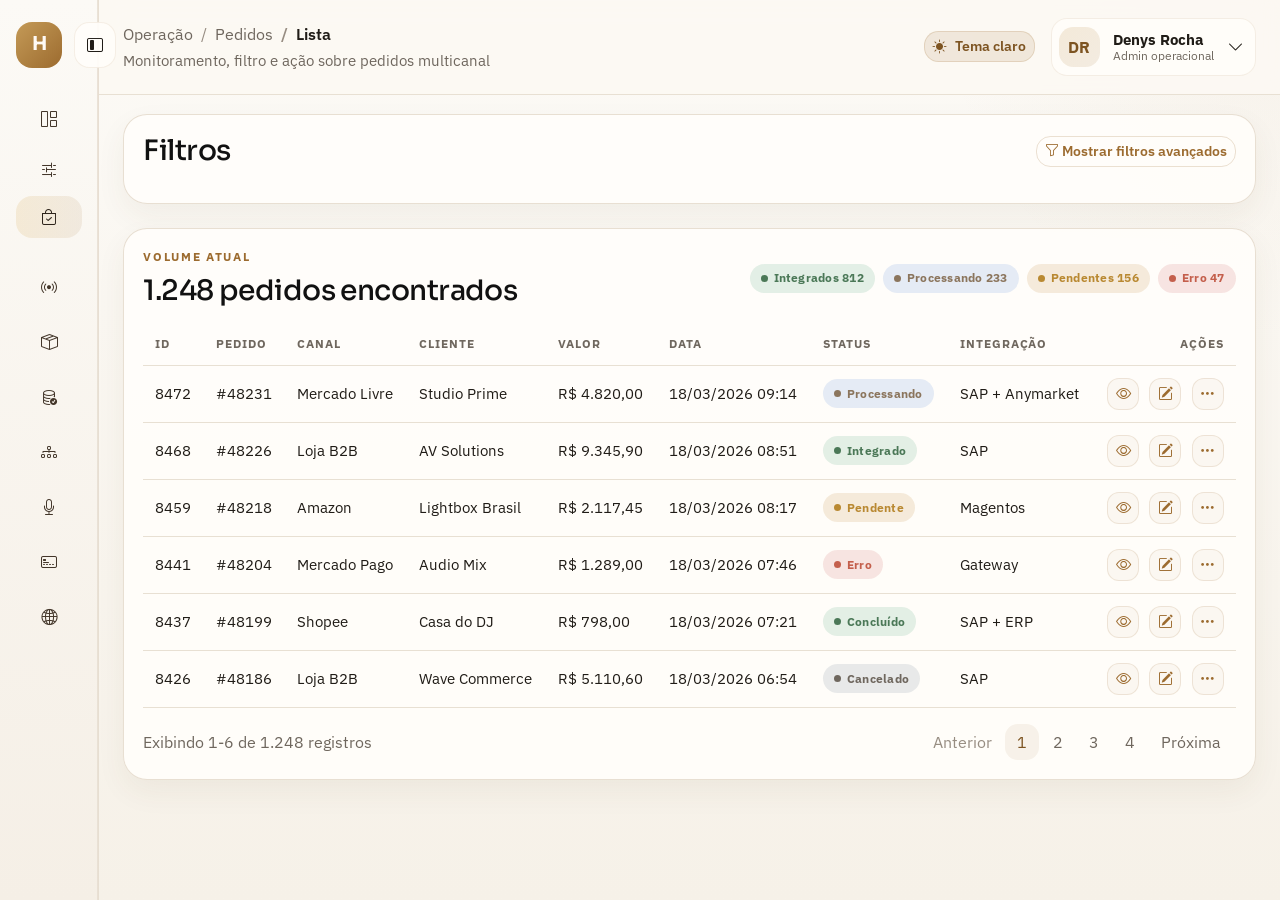
<file: pedidos-lista.html>
<!doctype html>
<html lang="pt-BR">
  <head>
    <meta charset="utf-8">
    <meta name="viewport" content="width=device-width, initial-scale=1">
    <title>HUB | Lista de Pedidos</title>
    <link rel="preconnect" href="https://fonts.googleapis.com">
    <link rel="preconnect" href="https://fonts.gstatic.com" crossorigin>
    <link href="https://fonts.googleapis.com/css2?family=IBM+Plex+Sans:wght@400;500;600;700&family=Sora:wght@500;600;700&display=swap" rel="stylesheet">
    <link href="https://cdn.jsdelivr.net/npm/bootstrap@5.3.8/dist/css/bootstrap.min.css" rel="stylesheet" integrity="sha384-sRIl4kxILFvY47J16cr9ZwB07vP4J8+LH7qKQnuqkuIAvNWLzeN8tE5YBujZqJLB" crossorigin="anonymous">
    <link href="https://cdn.jsdelivr.net/npm/bootstrap-icons@1.13.1/font/bootstrap-icons.min.css" rel="stylesheet">
    <link href="css/style.css" rel="stylesheet">
  </head>
  <body class="hub-app theme-light" data-page="pedidos-lista">
    <div class="hub-backdrop" data-sidebar-close></div>

    <div class="hub-layout">
      <aside class="hub-sidebar">
        <div class="sidebar-header">
          <a href="dashboard.html" class="sidebar-brand">
            <span class="sidebar-brand-mark">H</span>
            <span class="sidebar-brand-text">
              <strong>HUB</strong>
              <small>LUMIX Operations</small>
            </span>
          </a>
          <button class="btn btn-icon d-none d-lg-inline-flex" type="button" data-sidebar-toggle aria-label="Recolher menu">
            <i class="bi bi-layout-sidebar-inset"></i>
          </button>
        </div>

        <div class="sidebar-body">
          <div class="sidebar-section">
            <span class="sidebar-section-title">Visão geral</span>
            <nav class="sidebar-nav">
              <a href="dashboard.html" class="sidebar-link" data-nav-target="dashboard">
                <i class="bi bi-grid-1x2"></i>
                <span>Dashboard</span>
              </a>

              <div class="sidebar-group" data-nav-group="configuracao">
                <button class="sidebar-link sidebar-toggle" type="button" data-submenu-toggle aria-expanded="false">
                  <span class="sidebar-link-main">
                    <i class="bi bi-sliders2"></i>
                    <span>Configuração</span>
                  </span>
                  <i class="bi bi-chevron-down submenu-arrow"></i>
                </button>
                <div class="sidebar-submenu">
                  <a href="#" class="sidebar-sublink">Usuários e perfis</a>
                  <a href="#" class="sidebar-sublink">Regras de integração</a>
                  <a href="#" class="sidebar-sublink">Conectores</a>
                </div>
              </div>

              <div class="sidebar-group" data-nav-group="pedidos">
                <button class="sidebar-link sidebar-toggle" type="button" data-submenu-toggle aria-expanded="false">
                  <span class="sidebar-link-main">
                    <i class="bi bi-bag-check"></i>
                    <span>Pedidos</span>
                  </span>
                  <i class="bi bi-chevron-down submenu-arrow"></i>
                </button>
                <div class="sidebar-submenu">
                  <a href="pedidos-lista.html" class="sidebar-sublink" data-nav-target="pedidos-lista">Lista de pedidos</a>
                  <a href="pedidos-cadastro.html" class="sidebar-sublink" data-nav-target="pedidos-cadastro">Cadastro / Integração</a>
                </div>
              </div>
            </nav>
          </div>

          <div class="sidebar-section">
            <span class="sidebar-section-title">Módulos</span>
            <nav class="sidebar-nav">
              <a href="#" class="sidebar-link" data-nav-target="lumix">
                <i class="bi bi-broadcast"></i>
                <span>Lumix</span>
              </a>
              <a href="#" class="sidebar-link" data-nav-target="magentos">
                <i class="bi bi-box-seam"></i>
                <span>Magentos</span>
              </a>
              <a href="#" class="sidebar-link" data-nav-target="consulta-sap">
                <i class="bi bi-database-check"></i>
                <span>Consulta SAP</span>
              </a>
              <a href="#" class="sidebar-link" data-nav-target="anymarket">
                <i class="bi bi-diagram-3"></i>
                <span>Anymarket</span>
              </a>
              <a href="#" class="sidebar-link" data-nav-target="shure">
                <i class="bi bi-mic"></i>
                <span>Shure</span>
              </a>
              <a href="#" class="sidebar-link" data-nav-target="mercado-pago">
                <i class="bi bi-credit-card-2-front"></i>
                <span>Mercado Pago</span>
              </a>
              <a href="#" class="sidebar-link" data-nav-target="biworldwide">
                <i class="bi bi-globe2"></i>
                <span>BiWorldWide</span>
              </a>
            </nav>
          </div>
        </div>

      </aside>

      <div class="hub-main">
        <header class="hub-topbar">
          <div class="topbar-left">
            <button class="btn btn-icon d-lg-none" type="button" data-sidebar-open aria-label="Abrir menu">
              <i class="bi bi-list"></i>
            </button>
            <div>
              <nav aria-label="breadcrumb">
                <ol class="breadcrumb hub-breadcrumb mb-1">
                  <li class="breadcrumb-item"><a href="dashboard.html">Operação</a></li>
                  <li class="breadcrumb-item"><a href="#">Pedidos</a></li>
                  <li class="breadcrumb-item active" aria-current="page">Lista</li>
                </ol>
              </nav>
              <p class="topbar-context mb-0">Monitoramento, filtro e ação sobre pedidos multicanal</p>
            </div>
          </div>

          <div class="topbar-right">
            <button type="button" class="btn btn-outline-primary btn-sm theme-toggle-btn is-active" data-theme-toggle aria-pressed="true">
              <i class="bi bi-sun-fill"></i>
              Tema claro
            </button>

            <div class="hub-user-menu" data-user-menu>
              <button class="user-menu-trigger" type="button" data-user-menu-toggle aria-expanded="false">
                <span class="user-avatar">DR</span>
                <span class="user-meta">
                  <strong>Denys Rocha</strong>
                  <small>Admin operacional</small>
                </span>
                <i class="bi bi-chevron-down"></i>
              </button>
              <div class="hub-user-dropdown">
                <a href="#"><i class="bi bi-person-circle"></i> Meu perfil</a>
                <a href="#"><i class="bi bi-shield-check"></i> Permissões</a>
                <a href="login.html"><i class="bi bi-box-arrow-right"></i> Sair</a>
              </div>
            </div>
          </div>
        </header>

        <main class="hub-content">
          <section class="page-section">
            <article class="surface-card">
              <div class="section-heading">
                <h2>Filtros</h2>
                <button class="btn btn-outline-primary btn-sm" type="button" data-filter-toggle data-filter-target="orders-filters">
                  <i class="bi bi-funnel"></i>
                  Mostrar filtros avançados
                </button>
              </div>

              <div class="filter-panel collapsed" id="orders-filters">
                <div class="row g-3">
                  <div class="col-md-4 col-xl-2">
                    <label class="form-label" for="filtro-id">Número do pedido</label>
                    <input type="text" class="form-control" id="filtro-id" placeholder="#48231">
                  </div>
                  <div class="col-md-4 col-xl-2">
                    <label class="form-label" for="filtro-canal">Canal de venda</label>
                    <select class="form-select" id="filtro-canal">
                      <option selected>Todos</option>
                      <option>Mercado Livre</option>
                      <option>Shopee</option>
                      <option>Loja B2B</option>
                      <option>Amazon</option>
                    </select>
                  </div>
                  <div class="col-md-4 col-xl-2">
                    <label class="form-label" for="filtro-status">Status</label>
                    <select class="form-select" id="filtro-status">
                      <option selected>Todos</option>
                      <option>Pendente</option>
                      <option>Processando</option>
                      <option>Integrado</option>
                      <option>Erro</option>
                      <option>Concluído</option>
                    </select>
                  </div>
                  <div class="col-md-4 col-xl-2">
                    <label class="form-label" for="filtro-integracao">Integração</label>
                    <select class="form-select" id="filtro-integracao">
                      <option selected>Todas</option>
                      <option>SAP</option>
                      <option>Anymarket</option>
                      <option>Magentos</option>
                      <option>Mercado Pago</option>
                    </select>
                  </div>
                  <div class="col-md-4 col-xl-2">
                    <label class="form-label" for="filtro-data-inicial">Período inicial</label>
                    <input type="date" class="form-control" id="filtro-data-inicial">
                  </div>
                  <div class="col-md-4 col-xl-2">
                    <label class="form-label" for="filtro-data-final">Período final</label>
                    <input type="date" class="form-control" id="filtro-data-final">
                  </div>
                  <div class="col-md-8 col-xl-4">
                    <label class="form-label" for="filtro-cliente">Cliente</label>
                    <input type="text" class="form-control" id="filtro-cliente" placeholder="Nome, documento ou e-mail">
                  </div>
                  <div class="col-md-4 col-xl-8 d-flex align-items-end justify-content-xl-end gap-2">
                    <button class="btn btn-outline-primary" type="button">Limpar</button>
                    <button class="btn btn-primary" type="button">Filtrar</button>
                  </div>
                </div>
              </div>
            </article>
          </section>

          <section class="page-section">
            <article class="surface-card">
              <div class="section-heading">
                <div>
                  <p class="eyebrow">Volume atual</p>
                  <h2>1.248 pedidos encontrados</h2>
                </div>
                <div class="d-flex flex-wrap gap-2">
                  <span class="status-badge status-online">Integrados 812</span>
                  <span class="status-badge status-processing">Processando 233</span>
                  <span class="status-badge status-warning">Pendentes 156</span>
                  <span class="status-badge status-danger">Erro 47</span>
                </div>
              </div>

              <div class="table-responsive">
                <table class="table table-hub align-middle mb-0">
                  <thead>
                    <tr>
                      <th>ID</th>
                      <th>Pedido</th>
                      <th>Canal</th>
                      <th>Cliente</th>
                      <th>Valor</th>
                      <th>Data</th>
                      <th>Status</th>
                      <th>Integração</th>
                      <th class="text-end">Ações</th>
                    </tr>
                  </thead>
                  <tbody>
                    <tr>
                      <td>8472</td>
                      <td>#48231</td>
                      <td>Mercado Livre</td>
                      <td>Studio Prime</td>
                      <td>R$ 4.820,00</td>
                      <td>18/03/2026 09:14</td>
                      <td><span class="status-badge status-processing">Processando</span></td>
                      <td>SAP + Anymarket</td>
                      <td class="text-end">
                        <div class="action-list">
                          <a href="#" class="table-action" aria-label="Visualizar pedido"><i class="bi bi-eye"></i></a>
                          <a href="pedidos-cadastro.html" class="table-action" aria-label="Editar pedido"><i class="bi bi-pencil-square"></i></a>
                          <a href="#" class="table-action" aria-label="Mais opções"><i class="bi bi-three-dots"></i></a>
                        </div>
                      </td>
                    </tr>
                    <tr>
                      <td>8468</td>
                      <td>#48226</td>
                      <td>Loja B2B</td>
                      <td>AV Solutions</td>
                      <td>R$ 9.345,90</td>
                      <td>18/03/2026 08:51</td>
                      <td><span class="status-badge status-online">Integrado</span></td>
                      <td>SAP</td>
                      <td class="text-end">
                        <div class="action-list">
                          <a href="#" class="table-action" aria-label="Visualizar pedido"><i class="bi bi-eye"></i></a>
                          <a href="pedidos-cadastro.html" class="table-action" aria-label="Editar pedido"><i class="bi bi-pencil-square"></i></a>
                          <a href="#" class="table-action" aria-label="Mais opções"><i class="bi bi-three-dots"></i></a>
                        </div>
                      </td>
                    </tr>
                    <tr>
                      <td>8459</td>
                      <td>#48218</td>
                      <td>Amazon</td>
                      <td>Lightbox Brasil</td>
                      <td>R$ 2.117,45</td>
                      <td>18/03/2026 08:17</td>
                      <td><span class="status-badge status-warning">Pendente</span></td>
                      <td>Magentos</td>
                      <td class="text-end">
                        <div class="action-list">
                          <a href="#" class="table-action" aria-label="Visualizar pedido"><i class="bi bi-eye"></i></a>
                          <a href="pedidos-cadastro.html" class="table-action" aria-label="Editar pedido"><i class="bi bi-pencil-square"></i></a>
                          <a href="#" class="table-action" aria-label="Mais opções"><i class="bi bi-three-dots"></i></a>
                        </div>
                      </td>
                    </tr>
                    <tr>
                      <td>8441</td>
                      <td>#48204</td>
                      <td>Mercado Pago</td>
                      <td>Audio Mix</td>
                      <td>R$ 1.289,00</td>
                      <td>18/03/2026 07:46</td>
                      <td><span class="status-badge status-danger">Erro</span></td>
                      <td>Gateway</td>
                      <td class="text-end">
                        <div class="action-list">
                          <a href="#" class="table-action" aria-label="Visualizar pedido"><i class="bi bi-eye"></i></a>
                          <a href="pedidos-cadastro.html" class="table-action" aria-label="Editar pedido"><i class="bi bi-pencil-square"></i></a>
                          <a href="#" class="table-action" aria-label="Mais opções"><i class="bi bi-three-dots"></i></a>
                        </div>
                      </td>
                    </tr>
                    <tr>
                      <td>8437</td>
                      <td>#48199</td>
                      <td>Shopee</td>
                      <td>Casa do DJ</td>
                      <td>R$ 798,00</td>
                      <td>18/03/2026 07:21</td>
                      <td><span class="status-badge status-online">Concluído</span></td>
                      <td>SAP + ERP</td>
                      <td class="text-end">
                        <div class="action-list">
                          <a href="#" class="table-action" aria-label="Visualizar pedido"><i class="bi bi-eye"></i></a>
                          <a href="pedidos-cadastro.html" class="table-action" aria-label="Editar pedido"><i class="bi bi-pencil-square"></i></a>
                          <a href="#" class="table-action" aria-label="Mais opções"><i class="bi bi-three-dots"></i></a>
                        </div>
                      </td>
                    </tr>
                    <tr>
                      <td>8426</td>
                      <td>#48186</td>
                      <td>Loja B2B</td>
                      <td>Wave Commerce</td>
                      <td>R$ 5.110,60</td>
                      <td>18/03/2026 06:54</td>
                      <td><span class="status-badge status-muted">Cancelado</span></td>
                      <td>SAP</td>
                      <td class="text-end">
                        <div class="action-list">
                          <a href="#" class="table-action" aria-label="Visualizar pedido"><i class="bi bi-eye"></i></a>
                          <a href="pedidos-cadastro.html" class="table-action" aria-label="Editar pedido"><i class="bi bi-pencil-square"></i></a>
                          <a href="#" class="table-action" aria-label="Mais opções"><i class="bi bi-three-dots"></i></a>
                        </div>
                      </td>
                    </tr>
                  </tbody>
                </table>
              </div>

              <div class="table-footer">
                <p class="mb-0 text-secondary">Exibindo 1-6 de 1.248 registros</p>
                <nav aria-label="Paginação de pedidos">
                  <ul class="pagination pagination-hub mb-0">
                    <li class="page-item disabled"><a class="page-link" href="#">Anterior</a></li>
                    <li class="page-item active"><a class="page-link" href="#">1</a></li>
                    <li class="page-item"><a class="page-link" href="#">2</a></li>
                    <li class="page-item"><a class="page-link" href="#">3</a></li>
                    <li class="page-item"><a class="page-link" href="#">4</a></li>
                    <li class="page-item"><a class="page-link" href="#">Próxima</a></li>
                  </ul>
                </nav>
              </div>
            </article>
          </section>
        </main>
      </div>
    </div>

    <script src="https://cdn.jsdelivr.net/npm/bootstrap@5.3.8/dist/js/bootstrap.bundle.min.js" integrity="sha384-FKyoEForCGlyvwx9Hj09JcYn3nv7wiPVlz7YYwJrWVcXK/BmnVDxM+D2scQbITxI" crossorigin="anonymous"></script>
    <script src="js/app.js"></script>
  </body>
</html>
</file>
<file: css/style.css>
:root {
  --color-primary: #1f4b99;
  --color-primary-rgb: 31, 75, 153;
  --color-primary-strong: #163a79;
  --color-secondary: #5f6f86;
  --color-accent: #d7e5ff;
  --color-bg: #f4f7fb;
  --color-bg-elevated: #ffffff;
  --color-bg-soft: #eef3fb;
  --color-border: #d8e1ee;
  --color-border-strong: #c4cfdf;
  --color-text: #162338;
  --color-text-soft: #5f6f86;
  --color-text-muted: #7f8ea3;
  --color-success: #1f8a57;
  --color-warning: #b7791f;
  --color-danger: #c84d4d;
  --color-info: #2f6bc8;
  --color-sidebar: #0f1c2f;
  --color-sidebar-soft: #182741;
  --space-1: 0.25rem;
  --space-2: 0.5rem;
  --space-3: 0.75rem;
  --space-4: 1rem;
  --space-5: 1.25rem;
  --space-6: 1.5rem;
  --space-7: 2rem;
  --space-8: 2.5rem;
  --radius-sm: 0.65rem;
  --radius-md: 1rem;
  --radius-lg: 1.5rem;
  --shadow-sm: 0 10px 30px rgba(15, 28, 47, 0.06);
  --shadow-md: 0 18px 40px rgba(15, 28, 47, 0.08);
  --transition-base: 180ms ease;
}

*,
*::before,
*::after {
  box-sizing: border-box;
}

html {
  scroll-behavior: smooth;
}

body {
  margin: 0;
  background: var(--color-bg);
  color: var(--color-text);
  font-family: "IBM Plex Sans", "Segoe UI", sans-serif;
  text-rendering: optimizeLegibility;
}

h1,
h2,
h3,
h4,
h5,
h6 {
  font-family: "Sora", "IBM Plex Sans", sans-serif;
  letter-spacing: -0.02em;
}

a {
  color: inherit;
  text-decoration: none;
}

img {
  max-width: 100%;
}

.eyebrow {
  margin-bottom: 0.5rem;
  color: var(--color-primary);
  font-size: 0.75rem;
  font-weight: 700;
  letter-spacing: 0.14em;
  text-transform: uppercase;
}

.text-link {
  color: var(--color-primary);
  font-size: 0.9rem;
  font-weight: 600;
}

.text-secondary {
  color: var(--color-text-soft) !important;
}

.btn {
  border-radius: 0.9rem;
  font-weight: 600;
  transition: transform var(--transition-base), box-shadow var(--transition-base), background-color var(--transition-base), border-color var(--transition-base);
}

.btn:hover {
  transform: translateY(-1px);
}

.btn-primary {
  --bs-btn-bg: var(--color-primary);
  --bs-btn-border-color: var(--color-primary);
  --bs-btn-hover-bg: var(--color-primary-strong);
  --bs-btn-hover-border-color: var(--color-primary-strong);
  --bs-btn-active-bg: var(--color-primary-strong);
  --bs-btn-active-border-color: var(--color-primary-strong);
  --bs-btn-disabled-bg: var(--color-primary);
  --bs-btn-disabled-border-color: var(--color-primary);
  box-shadow: 0 12px 26px rgba(31, 75, 153, 0.18);
}

.btn-secondary {
  --bs-btn-bg: #dfe7f5;
  --bs-btn-border-color: #dfe7f5;
  --bs-btn-color: var(--color-text);
  --bs-btn-hover-bg: #d1dced;
  --bs-btn-hover-border-color: #d1dced;
  --bs-btn-active-bg: #c7d4e8;
  --bs-btn-active-border-color: #c7d4e8;
}

.btn-outline-primary {
  --bs-btn-color: var(--color-primary);
  --bs-btn-border-color: rgba(var(--color-primary-rgb), 0.2);
  --bs-btn-hover-color: var(--color-primary);
  --bs-btn-hover-bg: rgba(var(--color-primary-rgb), 0.08);
  --bs-btn-hover-border-color: rgba(var(--color-primary-rgb), 0.24);
  --bs-btn-focus-shadow-rgb: var(--color-primary-rgb);
  --bs-btn-active-color: var(--color-primary);
  --bs-btn-active-bg: rgba(var(--color-primary-rgb), 0.14);
  --bs-btn-active-border-color: rgba(var(--color-primary-rgb), 0.24);
}

.btn-outline-primary:hover,
.btn-outline-primary:focus-visible {
  box-shadow: 0 10px 24px rgba(var(--color-primary-rgb), 0.12);
}

.btn-icon {
  display: inline-flex;
  align-items: center;
  justify-content: center;
  width: 2.85rem;
  height: 2.85rem;
  border: 1px solid rgba(31, 75, 153, 0.12);
  border-radius: 0.95rem;
  background: rgba(255, 255, 255, 0.85);
  color: var(--color-text);
  box-shadow: none;
}

.btn-icon:hover {
  background: rgba(31, 75, 153, 0.06);
}

.form-label {
  margin-bottom: 0.55rem;
  color: var(--color-text);
  font-size: 0.92rem;
  font-weight: 600;
}

.form-control,
.form-select,
.input-group-text {
  min-height: 3rem;
  border-color: var(--color-border);
  border-radius: 0.9rem;
  background: #fff;
  color: var(--color-text);
}

.form-control,
.form-select {
  padding: 0.75rem 0.95rem;
  box-shadow: none;
}

.form-control::placeholder,
.form-select {
  color: var(--color-text-muted);
}

.form-control:focus,
.form-select:focus {
  border-color: rgba(31, 75, 153, 0.35);
  box-shadow: 0 0 0 0.25rem rgba(31, 75, 153, 0.1);
}

.form-check-input,
.form-check-input:checked {
  accent-color: var(--color-primary);
}

.form-check-input {
  border-color: rgba(31, 75, 153, 0.32);
}

.input-group-modern {
  border-radius: 0.9rem;
  overflow: hidden;
}

.input-group-modern .input-group-text {
  border-right: 0;
  background: var(--color-bg-soft);
  color: var(--color-text-soft);
}

.input-group-modern .form-control {
  border-left: 0;
}

.input-group-modern .input-group-text,
.input-group-modern .form-control {
  min-height: 3.2rem;
}

.badge,
.status-badge {
  display: inline-flex;
  align-items: center;
  gap: 0.35rem;
  padding: 0.45rem 0.8rem;
  border-radius: 999px;
  font-size: 0.78rem;
  font-weight: 700;
  letter-spacing: 0.02em;
}

.status-badge::before {
  content: "";
  width: 0.45rem;
  height: 0.45rem;
  border-radius: 50%;
  background: currentColor;
}

.status-online {
  background: rgba(31, 138, 87, 0.12);
  color: var(--color-success);
}

.status-processing {
  background: rgba(47, 107, 200, 0.12);
  color: var(--color-info);
}

.status-warning {
  background: rgba(183, 121, 31, 0.14);
  color: var(--color-warning);
}

.status-danger {
  background: rgba(200, 77, 77, 0.14);
  color: var(--color-danger);
}

.status-offline,
.status-muted {
  background: rgba(95, 111, 134, 0.14);
  color: var(--color-text-soft);
}

.surface-card,
.page-header-card,
.metric-card,
.welcome-panel,
.auth-card {
  border: 1px solid rgba(216, 225, 238, 0.84);
  border-radius: var(--radius-lg);
  background: rgba(255, 255, 255, 0.92);
  box-shadow: var(--shadow-sm);
}

.page-section + .page-section {
  margin-top: var(--space-6);
}

.section-heading {
  display: flex;
  align-items: center;
  justify-content: space-between;
  gap: 1rem;
  margin-bottom: 1.5rem;
}

.section-heading h2,
.page-header-card h1,
.auth-header h2 {
  margin-bottom: 0;
  font-size: clamp(1.35rem, 1.2rem + 0.7vw, 2rem);
}

.section-heading p:last-child,
.page-header-card p:last-child,
.auth-header p:last-child {
  margin-bottom: 0;
  color: var(--color-text-soft);
}

.login-page {
  min-height: 100vh;
  background:
    radial-gradient(circle at top left, rgba(31, 75, 153, 0.12), transparent 30%),
    linear-gradient(135deg, #edf3fb 0%, #f7f9fc 50%, #f2f6fb 100%);
}

.login-shell {
  position: relative;
  overflow: hidden;
  padding-right: 0;
  padding-left: 0;
}

.login-brand-panel,
.login-form-panel {
  position: relative;
}

.login-brand-panel {
  --login-hero-accent: #8fe5ff;
  --login-image-overlay:
    linear-gradient(135deg, rgba(4, 11, 24, 0.88), rgba(9, 25, 49, 0.62)),
    linear-gradient(180deg, rgba(6, 14, 27, 0.22), rgba(6, 14, 27, 0.58));
  padding: 3rem;
  display: flex;
  align-items: center;
  overflow: hidden;
  isolation: isolate;
  background:
    var(--login-image-overlay),
    url("../img-background.jpg") center center / cover no-repeat,
    linear-gradient(145deg, #09111f 0%, #102544 52%, #0f365f 100%);
  color: #f8fbff;
}

.login-brand-panel::before,
.login-brand-panel::after {
  content: "";
  position: absolute;
  inset: 0;
  pointer-events: none;
}

.login-brand-panel::before {
  background:
    radial-gradient(circle at 18% 22%, rgba(91, 196, 255, 0.2), transparent 20%),
    radial-gradient(circle at 76% 26%, rgba(102, 132, 255, 0.18), transparent 18%),
    linear-gradient(90deg, rgba(104, 225, 255, 0.08), transparent 36%, rgba(104, 225, 255, 0.06) 54%, transparent 74%);
  z-index: 0;
}

.login-brand-panel::after {
  background:
    radial-gradient(circle at center, rgba(4, 11, 24, 0.04), rgba(4, 11, 24, 0.46) 78%),
    linear-gradient(180deg, rgba(4, 11, 24, 0.08), rgba(4, 11, 24, 0.34));
  z-index: 0;
}

.login-brand-content {
  position: relative;
  z-index: 2;
  display: flex;
  flex-direction: column;
  justify-content: center;
  width: min(100%, 34rem);
  min-height: 24rem;
}

.brand-chip {
  display: inline-flex;
  align-items: center;
  gap: 0.6rem;
  width: fit-content;
  padding: 0.55rem 0.9rem;
  border: 1px solid rgba(255, 255, 255, 0.12);
  border-radius: 999px;
  background: rgba(255, 255, 255, 0.07);
  color: inherit;
  font-size: 0.82rem;
  font-weight: 600;
}

.brand-chip-dot {
  width: 0.5rem;
  height: 0.5rem;
  border-radius: 50%;
  background: #7bd8ff;
  box-shadow: 0 0 0 0.32rem rgba(123, 216, 255, 0.12);
}

.login-hero-copy {
  margin: 0;
  padding: 0;
}

.login-hero-copy h1 {
  max-width: 11ch;
  margin: 0;
  font-size: clamp(2.9rem, 2.35rem + 1.9vw, 5rem);
  line-height: 1.05;
  color: var(--login-hero-accent);
  text-shadow: 0 12px 36px rgba(5, 10, 22, 0.22);
}

.login-hero-copy .lead {
  max-width: 34rem;
  color: rgba(248, 251, 255, 0.74);
  font-size: 1.05rem;
}

.login-highlight-grid {
  display: grid;
  gap: 1rem;
  grid-template-columns: repeat(2, minmax(0, 1fr));
  margin-bottom: 1.5rem;
}

.login-highlight-card {
  padding: 1.4rem;
  border: 1px solid rgba(255, 255, 255, 0.12);
  border-radius: 1.2rem;
  background: rgba(255, 255, 255, 0.06);
}

.highlight-kicker {
  display: block;
  margin-bottom: 0.6rem;
  color: #7bd8ff;
  font-size: 0.74rem;
  font-weight: 700;
  letter-spacing: 0.12em;
  text-transform: uppercase;
}

.login-highlight-card strong {
  display: block;
  margin-bottom: 0.6rem;
  font-size: 1.02rem;
}

.login-highlight-card p,
.login-footer-copy,
.security-note {
  color: rgba(248, 251, 255, 0.72);
}

.brand-micro-metrics {
  display: flex;
  gap: 2rem;
  flex-wrap: wrap;
}

.brand-micro-metrics div {
  display: flex;
  flex-direction: column;
}

.metric-value {
  font-family: "Sora", "IBM Plex Sans", sans-serif;
  font-size: 1.7rem;
  font-weight: 700;
}

.metric-label {
  color: rgba(248, 251, 255, 0.65);
  font-size: 0.9rem;
}

.login-form-panel {
  display: flex;
  align-items: center;
  justify-content: center;
  padding: 2rem 1rem;
}

.login-form-wrap {
  width: min(100%, 29rem);
}

.login-mobile-brand {
  margin-bottom: 1.5rem;
}

.login-mobile-brand h1 {
  margin: 1rem 0 0.5rem;
  font-size: 2.2rem;
}

.login-mobile-brand p {
  color: var(--color-text-soft);
}

.auth-card {
  padding: clamp(1.5rem, 1.1rem + 1vw, 2.4rem);
}

.auth-header {
  margin-bottom: 1.8rem;
}

.auth-header h2 {
  margin-bottom: 0.7rem;
}

.password-help-row {
  margin-top: 0.8rem;
}

.auth-form .btn {
  min-height: 3.25rem;
}

.security-note {
  display: inline-flex;
  align-items: center;
  gap: 0.45rem;
  color: var(--color-text-soft);
  font-size: 0.86rem;
}

.login-footer-copy {
  margin-top: 1.2rem;
  color: var(--color-text-soft);
  font-size: 0.92rem;
  text-align: center;
}

.hub-app {
  min-height: 100vh;
  background:
    radial-gradient(circle at top right, rgba(31, 75, 153, 0.06), transparent 22%),
    linear-gradient(180deg, #f4f7fb 0%, #eef3fb 100%);
}

.hub-layout {
  display: flex;
  min-height: 100vh;
}

.hub-sidebar {
  position: sticky;
  top: 0;
  display: flex;
  flex-direction: column;
  width: 18rem;
  min-width: 18rem;
  min-height: 100vh;
  padding: 1.35rem 1rem 1rem;
  background: linear-gradient(180deg, var(--color-sidebar) 0%, #14243c 100%);
  color: rgba(255, 255, 255, 0.88);
  transition: width var(--transition-base), min-width var(--transition-base), transform var(--transition-base);
  z-index: 20;
}

.sidebar-header,
.sidebar-footer {
  display: flex;
  align-items: center;
  justify-content: space-between;
  gap: 0.75rem;
}

.sidebar-header {
  margin-bottom: 1.6rem;
}

.sidebar-brand {
  display: flex;
  align-items: center;
  gap: 0.9rem;
}

.sidebar-brand-mark {
  display: inline-flex;
  align-items: center;
  justify-content: center;
  width: 2.9rem;
  height: 2.9rem;
  border-radius: 1rem;
  background: linear-gradient(135deg, #7bd8ff, #2f6bc8);
  color: #08111f;
  font-family: "Sora", sans-serif;
  font-size: 1.2rem;
  font-weight: 700;
}

.sidebar-brand-text {
  display: flex;
  flex-direction: column;
  line-height: 1.15;
}

.sidebar-brand-text strong {
  color: #fff;
  font-size: 1rem;
}

.sidebar-brand-text small {
  color: rgba(255, 255, 255, 0.56);
  font-size: 0.76rem;
}

.sidebar-body {
  flex: 1;
  overflow-y: auto;
}

.sidebar-section + .sidebar-section {
  margin-top: 1.5rem;
}

.sidebar-section-title {
  display: block;
  margin-bottom: 0.8rem;
  padding: 0 0.65rem;
  color: rgba(255, 255, 255, 0.44);
  font-size: 0.72rem;
  font-weight: 700;
  letter-spacing: 0.12em;
  text-transform: uppercase;
}

.sidebar-nav {
  display: flex;
  flex-direction: column;
  gap: 0.3rem;
}

.sidebar-link,
.sidebar-sublink,
.sidebar-toggle {
  display: flex;
  align-items: center;
  gap: 0.8rem;
  width: 100%;
  padding: 0.82rem 0.85rem;
  border: 0;
  border-radius: 1rem;
  background: transparent;
  color: rgba(255, 255, 255, 0.76);
  font-size: 0.95rem;
  font-weight: 500;
  text-align: left;
  transition: background-color var(--transition-base), color var(--transition-base), transform var(--transition-base);
}

.sidebar-link:hover,
.sidebar-sublink:hover,
.sidebar-toggle:hover {
  background: rgba(255, 255, 255, 0.08);
  color: #fff;
}

.sidebar-link i,
.sidebar-toggle i,
.sidebar-link-main i {
  font-size: 1rem;
}

.sidebar-link-main {
  display: inline-flex;
  align-items: center;
  gap: 0.8rem;
}

.sidebar-group.is-open > .sidebar-toggle,
.sidebar-link.is-active,
.sidebar-sublink.is-active {
  background: linear-gradient(90deg, rgba(123, 216, 255, 0.2), rgba(47, 107, 200, 0.22));
  color: #fff;
}

.sidebar-submenu {
  display: none;
  margin-top: 0.3rem;
  margin-left: 1rem;
  padding-left: 0.75rem;
  border-left: 1px solid rgba(255, 255, 255, 0.12);
}

.sidebar-group.is-open .sidebar-submenu {
  display: block;
}

.sidebar-sublink {
  padding: 0.72rem 0.85rem;
  color: rgba(255, 255, 255, 0.66);
  font-size: 0.9rem;
}

.sidebar-toggle {
  justify-content: space-between;
}

.submenu-arrow {
  transition: transform var(--transition-base);
}

.sidebar-group.is-open .submenu-arrow {
  transform: rotate(180deg);
}

.sidebar-status-card {
  display: flex;
  gap: 0.8rem;
  width: 100%;
  margin-top: 1rem;
  padding: 0.95rem 1rem;
  border: 1px solid rgba(255, 255, 255, 0.12);
  border-radius: 1rem;
  background: rgba(255, 255, 255, 0.06);
}

.sidebar-status-card strong,
.sidebar-status-card small {
  display: block;
}

.sidebar-status-card small {
  color: rgba(255, 255, 255, 0.56);
}

.status-dot {
  width: 0.72rem;
  height: 0.72rem;
  margin-top: 0.32rem;
  border-radius: 50%;
  flex-shrink: 0;
}

.status-dot.success {
  background: #4dd39a;
}

.status-dot.warning {
  background: #f1b451;
}

.status-dot.info {
  background: #7bd8ff;
}

.hub-main {
  display: flex;
  flex: 1;
  flex-direction: column;
  min-width: 0;
}

.hub-topbar {
  position: sticky;
  top: 0;
  display: flex;
  align-items: center;
  justify-content: space-between;
  gap: 1rem;
  padding: 1.15rem 1.5rem;
  border-bottom: 1px solid rgba(216, 225, 238, 0.8);
  background: rgba(244, 247, 251, 0.82);
  backdrop-filter: blur(14px);
  z-index: 10;
}

.topbar-left,
.topbar-right {
  display: flex;
  align-items: center;
  gap: 1rem;
}

.hub-breadcrumb {
  margin: 0;
  --bs-breadcrumb-divider-color: var(--color-text-muted);
}

.hub-breadcrumb a {
  color: var(--color-text-soft);
}

.hub-breadcrumb .active {
  color: var(--color-text);
  font-weight: 600;
}

.topbar-context {
  color: var(--color-text-soft);
  font-size: 0.92rem;
}

.topbar-search {
  display: flex;
  align-items: center;
  gap: 0.75rem;
  min-width: min(100%, 22rem);
  padding: 0.8rem 1rem;
  border: 1px solid rgba(31, 75, 153, 0.1);
  border-radius: 1rem;
  background: rgba(255, 255, 255, 0.82);
  color: var(--color-text-soft);
}

.topbar-search input {
  flex: 1;
  border: 0;
  outline: 0;
  background: transparent;
  color: var(--color-text);
}

.search-shortcut {
  padding: 0.1rem 0.45rem;
  border: 1px solid var(--color-border);
  border-radius: 0.5rem;
  color: var(--color-text-muted);
  font-size: 0.78rem;
  font-weight: 600;
}

.notification-indicator {
  position: absolute;
  top: 0.8rem;
  right: 0.85rem;
  width: 0.5rem;
  height: 0.5rem;
  border-radius: 50%;
  background: var(--color-danger);
  box-shadow: 0 0 0 0.22rem rgba(200, 77, 77, 0.18);
}

.hub-user-menu {
  position: relative;
}

.user-menu-trigger {
  display: flex;
  align-items: center;
  gap: 0.85rem;
  padding: 0.45rem 0.7rem 0.45rem 0.45rem;
  border: 1px solid rgba(31, 75, 153, 0.12);
  border-radius: 1rem;
  background: rgba(255, 255, 255, 0.88);
  color: var(--color-text);
}

.user-avatar {
  display: inline-flex;
  align-items: center;
  justify-content: center;
  width: 2.55rem;
  height: 2.55rem;
  border-radius: 0.9rem;
  background: linear-gradient(135deg, rgba(31, 75, 153, 0.16), rgba(123, 216, 255, 0.32));
  color: var(--color-primary-strong);
  font-weight: 700;
}

.user-meta {
  display: flex;
  flex-direction: column;
  align-items: flex-start;
  line-height: 1.2;
}

.user-meta strong {
  font-size: 0.92rem;
}

.user-meta small {
  color: var(--color-text-soft);
  font-size: 0.78rem;
}

.hub-user-dropdown {
  position: absolute;
  top: calc(100% + 0.6rem);
  right: 0;
  display: none;
  min-width: 13rem;
  padding: 0.5rem;
  border: 1px solid rgba(216, 225, 238, 0.86);
  border-radius: 1rem;
  background: #fff;
  box-shadow: var(--shadow-md);
}

.hub-user-menu.is-open .hub-user-dropdown {
  display: block;
}

.hub-user-dropdown a {
  display: flex;
  align-items: center;
  gap: 0.65rem;
  padding: 0.78rem 0.85rem;
  border-radius: 0.85rem;
  color: var(--color-text);
}

.hub-user-dropdown a:hover {
  background: var(--color-bg-soft);
}

.hub-content {
  padding: 1.5rem;
}

.welcome-panel {
  display: grid;
  gap: 1.5rem;
  grid-template-columns: minmax(0, 1.8fr) minmax(18rem, 0.9fr);
  padding: clamp(1.5rem, 1.2rem + 1vw, 2rem);
  background:
    linear-gradient(135deg, rgba(31, 75, 153, 0.94), rgba(15, 28, 47, 0.97)),
    linear-gradient(180deg, rgba(255, 255, 255, 0.04), transparent);
  color: #f8fbff;
}

.welcome-panel p,
.welcome-panel small {
  color: rgba(248, 251, 255, 0.74);
}

.welcome-panel .eyebrow {
  color: #9fdfff;
}

.welcome-panel h1 {
  margin-bottom: 1rem;
  font-size: clamp(2rem, 1.65rem + 1vw, 3.1rem);
}

.welcome-copy p {
  max-width: 44rem;
}

.welcome-stats {
  display: grid;
  gap: 1rem;
}

.welcome-stat-box {
  padding: 1.25rem;
  border: 1px solid rgba(255, 255, 255, 0.12);
  border-radius: 1.2rem;
  background: rgba(255, 255, 255, 0.08);
}

.welcome-stat-box span,
.welcome-stat-box small {
  display: block;
}

.welcome-stat-box strong {
  display: block;
  margin: 0.35rem 0;
  font-size: 1.8rem;
}

.metric-card {
  display: flex;
  align-items: flex-start;
  gap: 1rem;
  padding: 1.35rem;
  min-height: 100%;
}

.metric-card p,
.metric-trend {
  margin-bottom: 0;
}

.metric-card p {
  color: var(--color-text-soft);
  font-size: 0.92rem;
}

.metric-card h3 {
  margin: 0.45rem 0;
  font-size: 2rem;
}

.metric-icon {
  display: inline-flex;
  align-items: center;
  justify-content: center;
  width: 3rem;
  height: 3rem;
  border-radius: 1rem;
  font-size: 1.2rem;
}

.soft-blue {
  background: rgba(47, 107, 200, 0.12);
  color: var(--color-info);
}

.soft-amber {
  background: rgba(183, 121, 31, 0.12);
  color: var(--color-warning);
}

.soft-rose {
  background: rgba(200, 77, 77, 0.12);
  color: var(--color-danger);
}

.soft-green {
  background: rgba(31, 138, 87, 0.12);
  color: var(--color-success);
}

.soft-indigo {
  background: rgba(31, 75, 153, 0.12);
  color: var(--color-primary);
}

.soft-cyan {
  background: rgba(123, 216, 255, 0.22);
  color: #12638a;
}

.metric-trend {
  font-size: 0.84rem;
  font-weight: 600;
}

.metric-trend.positive {
  color: var(--color-success);
}

.metric-trend.negative {
  color: var(--color-danger);
}

.metric-trend.neutral {
  color: var(--color-text-soft);
}

.surface-card {
  padding: 1.5rem;
}

.integration-status-list,
.alert-feed,
.summary-list {
  display: flex;
  flex-direction: column;
  gap: 0.9rem;
}

.integration-item,
.summary-item {
  display: flex;
  align-items: center;
  justify-content: space-between;
  gap: 1rem;
  padding: 1rem 1.1rem;
  border: 1px solid var(--color-border);
  border-radius: 1rem;
  background: linear-gradient(180deg, rgba(244, 247, 251, 0.72), rgba(255, 255, 255, 0.94));
}

.integration-item strong,
.summary-item strong {
  display: block;
}

.integration-item p,
.summary-item span {
  margin-bottom: 0;
  color: var(--color-text-soft);
  font-size: 0.88rem;
}

.table-hub {
  --bs-table-bg: transparent;
  --bs-table-border-color: rgba(216, 225, 238, 0.9);
}

.table-hub th {
  padding: 0.9rem 0.85rem;
  color: var(--color-text-soft);
  font-size: 0.78rem;
  font-weight: 700;
  letter-spacing: 0.08em;
  text-transform: uppercase;
}

.table-hub td {
  padding: 1rem 0.85rem;
  color: var(--color-text);
  vertical-align: middle;
}

.table-action {
  display: inline-flex;
  align-items: center;
  justify-content: center;
  width: 2rem;
  height: 2rem;
  border: 1px solid rgba(var(--color-primary-rgb), 0.14);
  border-radius: 0.75rem;
  background: rgba(var(--color-primary-rgb), 0.04);
  color: var(--color-primary);
  font-size: 0.95rem;
  font-weight: 700;
  transition: background-color var(--transition-base), border-color var(--transition-base), color var(--transition-base), transform var(--transition-base);
}

.table-action:hover,
.table-action:focus-visible {
  background: rgba(var(--color-primary-rgb), 0.1);
  border-color: rgba(var(--color-primary-rgb), 0.22);
  color: var(--color-primary-strong);
  transform: translateY(-1px);
}

.table-footer {
  display: flex;
  align-items: center;
  justify-content: space-between;
  gap: 1rem;
  padding-top: 1.25rem;
}

.pagination-hub .page-link {
  border: 0;
  border-radius: 0.8rem;
  margin: 0 0.18rem;
  color: var(--color-text-soft);
  background: transparent;
}

.pagination-hub .page-item.active .page-link {
  background: rgba(31, 75, 153, 0.1);
  color: var(--color-primary);
}

.pagination-hub .page-item.disabled .page-link {
  background: transparent;
  color: var(--color-text-muted);
}

.alert-feed-item,
.inline-alert {
  display: flex;
  gap: 1rem;
  padding: 1rem 1.1rem;
  border-radius: 1rem;
}

.alert-feed-item strong,
.inline-alert strong {
  display: block;
  margin-bottom: 0.25rem;
}

.alert-feed-item p,
.inline-alert p {
  margin-bottom: 0;
  color: var(--color-text-soft);
}

.alert-feed-icon,
.inline-alert i {
  display: inline-flex;
  align-items: center;
  justify-content: center;
  width: 2.5rem;
  height: 2.5rem;
  border-radius: 0.85rem;
  flex-shrink: 0;
}

.severity-high,
.inline-alert-warning {
  background: rgba(200, 77, 77, 0.08);
  border: 1px solid rgba(200, 77, 77, 0.12);
}

.severity-high .alert-feed-icon,
.inline-alert-warning i {
  background: rgba(200, 77, 77, 0.14);
  color: var(--color-danger);
}

.severity-medium {
  background: rgba(183, 121, 31, 0.08);
  border: 1px solid rgba(183, 121, 31, 0.12);
}

.severity-medium .alert-feed-icon {
  background: rgba(183, 121, 31, 0.14);
  color: var(--color-warning);
}

.severity-low {
  background: rgba(31, 138, 87, 0.08);
  border: 1px solid rgba(31, 138, 87, 0.12);
}

.severity-low .alert-feed-icon {
  background: rgba(31, 138, 87, 0.14);
  color: var(--color-success);
}

.empty-state {
  display: flex;
  flex-direction: column;
  align-items: center;
  justify-content: center;
  min-height: 16rem;
  padding: 2rem;
  border: 1px dashed var(--color-border-strong);
  border-radius: 1.25rem;
  background: linear-gradient(180deg, rgba(244, 247, 251, 0.75), rgba(255, 255, 255, 0.95));
  text-align: center;
}

.empty-state.compact {
  min-height: 14rem;
}

.empty-state h3 {
  margin-top: 1rem;
  margin-bottom: 0.65rem;
}

.empty-state p {
  max-width: 20rem;
  margin-bottom: 1rem;
  color: var(--color-text-soft);
}

.empty-state-icon {
  display: inline-flex;
  align-items: center;
  justify-content: center;
  width: 4rem;
  height: 4rem;
  border-radius: 1.25rem;
  background: rgba(31, 75, 153, 0.08);
  color: var(--color-primary);
  font-size: 1.5rem;
}

.page-header-card {
  display: flex;
  align-items: flex-end;
  justify-content: space-between;
  gap: 1rem;
  padding: 1.6rem 1.7rem;
}

.page-header-card p:last-child {
  max-width: 46rem;
}

.page-actions {
  display: flex;
  gap: 0.8rem;
  flex-wrap: wrap;
}

.filter-panel {
  max-height: 28rem;
  overflow: hidden;
  transition: max-height 220ms ease, opacity 220ms ease, margin-top 220ms ease;
}

.filter-panel.collapsed {
  max-height: 0;
  margin-top: 0;
  opacity: 0;
}

.filter-panel:not(.collapsed) {
  margin-top: 0.5rem;
  opacity: 1;
}

.action-list {
  display: inline-flex;
  gap: 0.85rem;
  justify-content: flex-end;
}

.form-section-card + .form-section-card {
  margin-top: 1.5rem;
}

.form-switch-card,
.form-check-card {
  display: flex;
  align-items: center;
  gap: 0.85rem;
  min-height: 4.1rem;
  padding: 1rem 1.1rem;
  border: 1px solid var(--color-border);
  border-radius: 1rem;
  background: linear-gradient(180deg, rgba(244, 247, 251, 0.72), rgba(255, 255, 255, 0.94));
}

.form-switch-card .form-check-label,
.form-check-card .form-check-label {
  flex: 1;
  font-weight: 600;
}

.form-switch-card .form-check-input {
  margin-top: 0;
}

.switch-meta {
  color: var(--color-text-soft);
  font-size: 0.84rem;
  font-weight: 700;
}

.radio-group {
  display: flex;
  gap: 1rem;
  flex-wrap: wrap;
  padding: 0.9rem 1rem;
  border: 1px solid var(--color-border);
  border-radius: 1rem;
  background: linear-gradient(180deg, rgba(244, 247, 251, 0.72), rgba(255, 255, 255, 0.94));
}

.radio-group .form-check {
  margin-bottom: 0;
}

.summary-item {
  align-items: flex-start;
  flex-direction: column;
}

.sticky-form-actions {
  position: sticky;
  bottom: 1rem;
  display: flex;
  justify-content: flex-end;
  gap: 0.8rem;
  padding: 1rem;
  border: 1px solid rgba(216, 225, 238, 0.9);
  border-radius: 1.25rem;
  background: rgba(255, 255, 255, 0.92);
  box-shadow: var(--shadow-md);
  backdrop-filter: blur(10px);
}

.hub-backdrop {
  position: fixed;
  inset: 0;
  background: rgba(15, 28, 47, 0.45);
  opacity: 0;
  pointer-events: none;
  transition: opacity var(--transition-base);
  z-index: 15;
}

body.sidebar-collapsed .hub-sidebar {
  width: 6.2rem;
  min-width: 6.2rem;
}

body.sidebar-collapsed .sidebar-brand-text,
body.sidebar-collapsed .sidebar-section-title,
body.sidebar-collapsed .sidebar-link:not(.sidebar-toggle) > span,
body.sidebar-collapsed .sidebar-toggle .sidebar-link-main > span,
body.sidebar-collapsed .submenu-arrow,
body.sidebar-collapsed .sidebar-submenu,
body.sidebar-collapsed .sidebar-status-card div {
  display: none;
}

body.sidebar-collapsed .sidebar-link,
body.sidebar-collapsed .sidebar-toggle {
  justify-content: center;
}

body.sidebar-collapsed .sidebar-link-main {
  display: inline-flex;
  width: auto;
  flex: 0 0 auto;
  justify-content: center;
}

body.sidebar-collapsed .sidebar-toggle .sidebar-link-main i {
  display: inline-flex;
}

body.sidebar-collapsed .sidebar-link,
body.sidebar-collapsed .sidebar-toggle {
  position: relative;
}

body.sidebar-collapsed .sidebar-status-card {
  justify-content: center;
}

body.sidebar-mobile-open .hub-backdrop {
  opacity: 1;
  pointer-events: auto;
}

@media (max-width: 1399.98px) {
  .welcome-panel {
    grid-template-columns: 1fr;
  }
}

@media (max-width: 1199.98px) {
  .hub-topbar,
  .hub-content {
    padding-left: 1.1rem;
    padding-right: 1.1rem;
  }

  .page-header-card,
  .section-heading,
  .table-footer {
    flex-direction: column;
    align-items: flex-start;
  }
}

@media (max-width: 991.98px) {
  .hub-sidebar {
    position: fixed;
    left: 0;
    transform: translateX(-100%);
    width: min(19rem, 82vw);
    min-width: min(19rem, 82vw);
    box-shadow: var(--shadow-md);
  }

  body.sidebar-mobile-open .hub-sidebar {
    transform: translateX(0);
  }

  body.sidebar-collapsed .hub-sidebar {
    width: min(19rem, 82vw);
    min-width: min(19rem, 82vw);
  }

  body.sidebar-collapsed .sidebar-brand-text,
  body.sidebar-collapsed .sidebar-status-card div {
    display: block;
  }

  body.sidebar-collapsed .sidebar-section-title {
    display: block;
  }

  body.sidebar-collapsed .sidebar-link:not(.sidebar-toggle) > span,
  body.sidebar-collapsed .sidebar-toggle .sidebar-link-main > span {
    display: inline;
  }

  body.sidebar-collapsed .submenu-arrow {
    display: inline-block;
  }

  body.sidebar-collapsed .sidebar-submenu {
    display: none;
  }

  body.sidebar-collapsed .sidebar-group.is-open .sidebar-submenu {
    display: block;
  }

  body.sidebar-collapsed .sidebar-link,
  body.sidebar-collapsed .sidebar-toggle {
    justify-content: space-between;
  }

  .topbar-right {
    flex: 1;
    justify-content: flex-end;
  }
}

@media (max-width: 767.98px) {
  .login-brand-panel {
    display: none;
  }

  .hub-topbar {
    align-items: flex-start;
  }

  .topbar-right {
    width: 100%;
    flex-wrap: wrap;
  }

  .topbar-search {
    width: 100%;
    min-width: 0;
    order: 3;
  }

  .user-meta {
    display: none;
  }

  .metric-card h3,
  .welcome-stat-box strong {
    font-size: 1.5rem;
  }

  .sticky-form-actions {
    flex-wrap: wrap;
    justify-content: stretch;
  }

  .sticky-form-actions .btn {
    flex: 1 1 calc(50% - 0.4rem);
  }
}

@media (max-width: 575.98px) {
  .hub-content,
  .hub-topbar {
    padding: 1rem;
  }

  .surface-card,
  .page-header-card,
  .welcome-panel,
  .auth-card,
  .metric-card {
    border-radius: 1.2rem;
  }

  .page-header-card,
  .surface-card,
  .welcome-panel {
    padding: 1.15rem;
  }

  .sticky-form-actions .btn {
    flex-basis: 100%;
  }
}

/* V2 refinements */

.auth-form .security-note {
  color: var(--color-text-soft);
}

.login-brand-content {
  width: min(100%, 38rem);
}

.login-hero-copy {
  padding: 0;
}

.login-hero-copy h1 {
  max-width: 11ch;
  font-size: clamp(2.7rem, 2rem + 1.8vw, 4.4rem);
  line-height: 1.08;
}

.login-hero-copy .lead {
  max-width: 32rem;
}

.login-illustration {
  overflow: hidden;
  margin-bottom: 1.5rem;
  border: 1px solid rgba(255, 255, 255, 0.12);
  border-radius: 1.4rem;
  background: rgba(255, 255, 255, 0.06);
  box-shadow: inset 0 1px 0 rgba(255, 255, 255, 0.04);
}

.login-illustration-top {
  display: flex;
  gap: 0.45rem;
  padding: 0.9rem 1rem;
  border-bottom: 1px solid rgba(255, 255, 255, 0.08);
}

.window-dot {
  width: 0.65rem;
  height: 0.65rem;
  border-radius: 50%;
  background: rgba(255, 255, 255, 0.28);
}

.login-illustration-body {
  display: grid;
  grid-template-columns: 4.5rem 1fr;
  min-height: 15rem;
}

.illustration-sidebar {
  display: flex;
  flex-direction: column;
  gap: 0.85rem;
  padding: 1rem 0.9rem;
  border-right: 1px solid rgba(255, 255, 255, 0.08);
  background: rgba(255, 255, 255, 0.03);
}

.illustration-sidebar span {
  height: 0.7rem;
  border-radius: 999px;
  background: rgba(255, 255, 255, 0.18);
}

.illustration-content {
  padding: 1.1rem;
}

.illustration-card,
.illustration-mini-card {
  border: 1px solid rgba(255, 255, 255, 0.12);
  border-radius: 1.1rem;
  background: rgba(255, 255, 255, 0.05);
}

.illustration-card {
  padding: 1rem 1.1rem;
  margin-bottom: 1rem;
}

.illustration-card small,
.illustration-mini-card small {
  display: block;
  margin-bottom: 0.35rem;
  color: rgba(248, 251, 255, 0.6);
  font-size: 0.78rem;
  letter-spacing: 0.08em;
  text-transform: uppercase;
}

.illustration-card strong,
.illustration-mini-card strong {
  color: #fff;
  font-size: 1rem;
}

.illustration-grid {
  display: grid;
  gap: 0.85rem;
  grid-template-columns: repeat(2, minmax(0, 1fr));
}

.illustration-mini-card {
  padding: 0.9rem 1rem;
}

.login-context-list {
  display: flex;
  flex-direction: column;
  gap: 0.8rem;
}

.login-context-item {
  display: flex;
  gap: 0.8rem;
  align-items: flex-start;
  color: rgba(248, 251, 255, 0.78);
}

.login-context-item i {
  margin-top: 0.1rem;
  color: #7bd8ff;
}

.topbar-left,
.topbar-right {
  align-items: center;
}

.topbar-left {
  flex: 1 1 auto;
  min-width: 0;
}

.topbar-left > div {
  min-width: 0;
}

.topbar-right {
  flex: 0 0 auto;
  margin-left: auto;
}

.topbar-context {
  white-space: nowrap;
  overflow: hidden;
  text-overflow: ellipsis;
}

.topbar-search {
  width: clamp(15rem, 25vw, 22rem);
  min-width: 0;
}

.dashboard-overview {
  padding: 0 0 1rem;
  border-bottom: 1px solid rgba(216, 225, 238, 0.84);
}

.dashboard-overview .eyebrow {
  margin-bottom: 0.35rem;
}

.dashboard-overview h1 {
  margin-bottom: 0;
  font-size: clamp(1.7rem, 1.45rem + 0.8vw, 2.4rem);
}

.dashboard-overview p {
  margin-bottom: 0;
}

.dashboard-kpi-grid {
  display: grid;
  gap: 1rem;
  grid-template-columns: repeat(5, minmax(0, 1fr));
}

.analytics-kpi-grid {
  grid-template-columns: repeat(6, minmax(0, 1fr));
}

.metric-card {
  gap: 0.9rem;
  padding: 1.1rem 1.15rem;
}

.metric-card p {
  font-size: 0.85rem;
}

.metric-card h3 {
  margin: 0.3rem 0;
  font-size: 1.55rem;
}

.metric-icon {
  width: 2.65rem;
  height: 2.65rem;
  border-radius: 0.9rem;
  font-size: 1rem;
}

.compact-metric-card {
  border-radius: 1.2rem;
}

.metric-card-highlight {
  background: linear-gradient(180deg, rgba(31, 75, 153, 0.05), rgba(255, 255, 255, 0.96));
}

.metric-card-winner {
  border: 1px solid rgba(212, 168, 64, 0.28);
  background:
    radial-gradient(circle at top right, rgba(255, 221, 122, 0.28), transparent 38%),
    linear-gradient(180deg, rgba(212, 168, 64, 0.14), rgba(255, 255, 255, 0.98));
  box-shadow: 0 14px 30px rgba(168, 124, 28, 0.12);
}

.soft-gold {
  background: linear-gradient(180deg, rgba(255, 226, 148, 0.4), rgba(212, 168, 64, 0.22));
  color: #9b6a10;
}

.chart-card {
  padding: 1.3rem;
}

.analytics-panel {
  border-radius: 1.35rem;
}

.chart-legend {
  display: flex;
  gap: 1rem;
  flex-wrap: wrap;
  color: var(--color-text-soft);
  font-size: 0.83rem;
  font-weight: 600;
}

.chart-legend i {
  margin-right: 0.35rem;
}

.legend-current {
  color: var(--color-primary);
}

.legend-previous {
  color: #a8b8cf;
}

.comparison-chart-grid {
  display: grid;
  gap: 0.75rem;
  grid-template-columns: repeat(12, minmax(0, 1fr));
  align-items: end;
  min-height: 18rem;
  padding-top: 1rem;
}

.comparison-bar-group {
  display: flex;
  flex-direction: column;
  align-items: center;
  gap: 0.7rem;
}

.comparison-bar-group .bars {
  display: flex;
  align-items: end;
  justify-content: center;
  gap: 0.3rem;
  width: 100%;
  height: 15rem;
  padding-bottom: 0.5rem;
  border-bottom: 1px solid var(--color-border);
}

.comparison-bar-group .bar {
  width: 0.8rem;
  border-radius: 999px 999px 0 0;
}

.comparison-bar-group .bar.previous {
  height: var(--previous);
  background: #cfd8e6;
}

.comparison-bar-group .bar.current {
  height: var(--current);
  background: linear-gradient(180deg, #5c87d6, var(--color-primary));
}

.comparison-bar-group small,
.revenue-bar span,
.chart-summary {
  color: var(--color-text-soft);
  font-size: 0.82rem;
  font-weight: 600;
}

.revenue-chart {
  display: flex;
  flex-direction: column;
  gap: 1rem;
}

.revenue-chart-head {
  display: flex;
  align-items: center;
  justify-content: space-between;
  gap: 1rem;
  padding: 1rem 1.05rem;
  border: 1px solid var(--color-border);
  border-radius: 1rem;
  background: linear-gradient(180deg, rgba(244, 247, 251, 0.72), rgba(255, 255, 255, 0.94));
}

.revenue-chart-head strong {
  display: block;
  font-size: 1.15rem;
}

.revenue-chart-head span {
  color: var(--color-text-soft);
  font-size: 0.84rem;
}

.revenue-bars {
  display: grid;
  gap: 0.7rem;
  grid-template-columns: repeat(12, minmax(0, 1fr));
  align-items: end;
  min-height: 15rem;
}

.revenue-bar {
  position: relative;
  display: flex;
  align-items: flex-end;
  justify-content: center;
  height: 100%;
}

.revenue-bar::before {
  content: "";
  width: 100%;
  max-width: 1.1rem;
  height: var(--value);
  border-radius: 999px 999px 0 0;
  background: linear-gradient(180deg, #8fb3ff, #2f6bc8);
  box-shadow: 0 10px 22px rgba(47, 107, 200, 0.16);
}

.revenue-bar span {
  position: absolute;
  bottom: -1.4rem;
}

.compact-status-list .integration-item {
  padding: 0.85rem 0.95rem;
}

.marketplace-bars,
.funnel-list {
  display: flex;
  flex-direction: column;
  gap: 1rem;
}

.marketplace-bar-item {
  display: flex;
  flex-direction: column;
  gap: 0.45rem;
}

.marketplace-bar-head {
  display: flex;
  align-items: center;
  justify-content: space-between;
  gap: 1rem;
}

.marketplace-bar-head strong {
  font-size: 0.96rem;
}

.marketplace-bar-head span,
.marketplace-bar-item small {
  color: var(--color-text-soft);
  font-size: 0.84rem;
}

.marketplace-bar-track {
  position: relative;
  height: 0.7rem;
  overflow: hidden;
  border-radius: 999px;
  background: rgba(216, 225, 238, 0.8);
}

.marketplace-bar-fill {
  display: block;
  width: var(--value);
  height: 100%;
  border-radius: inherit;
  background: linear-gradient(90deg, #8fb3ff, #2f6bc8);
  box-shadow: 0 8px 20px rgba(47, 107, 200, 0.18);
}

.revenue-marketplace-bars .marketplace-bar-fill {
  background: linear-gradient(90deg, #7bd8ff, #2f6bc8);
}

.hourly-chart {
  padding-top: 0.2rem;
}

.hourly-chart-grid {
  display: grid;
  gap: 0.8rem;
  grid-template-columns: repeat(10, minmax(0, 1fr));
  align-items: end;
  min-height: 18rem;
}

.hourly-chart-group {
  display: flex;
  flex-direction: column;
  align-items: center;
  gap: 0.7rem;
}

.hourly-bars {
  display: flex;
  align-items: end;
  justify-content: center;
  gap: 0.28rem;
  width: 100%;
  height: 15rem;
  padding-bottom: 0.5rem;
  border-bottom: 1px solid var(--color-border);
}

.hourly-bar {
  width: 0.9rem;
  border-radius: 999px 999px 0 0;
}

.hourly-bar.inflow {
  height: var(--inflow);
  background: #cfd8e6;
}

.hourly-bar.processed {
  height: var(--processed);
  background: linear-gradient(180deg, #5c87d6, var(--color-primary));
}

.hourly-chart-group small {
  color: var(--color-text-soft);
  font-size: 0.82rem;
  font-weight: 600;
}

.funnel-step {
  display: flex;
  align-items: center;
  justify-content: space-between;
  gap: 1rem;
  padding: 1rem 1.05rem;
  border: 1px solid var(--color-border);
  border-radius: 1rem;
  background: linear-gradient(180deg, rgba(244, 247, 251, 0.72), rgba(255, 255, 255, 0.94));
}

.funnel-step strong {
  display: block;
  margin-bottom: 0.2rem;
}

.funnel-step p {
  margin-bottom: 0;
  color: var(--color-text-soft);
  font-size: 0.84rem;
}

.funnel-step span {
  font-family: "Sora", "IBM Plex Sans", sans-serif;
  font-size: 1.35rem;
  font-weight: 700;
}

.funnel-step.is-attention {
  border-color: rgba(183, 121, 31, 0.18);
  background: rgba(183, 121, 31, 0.08);
}

.analytics-table td:last-child,
.analytics-table td:nth-last-child(2) {
  font-weight: 700;
}

.table-hub th {
  padding: 0.8rem 0.8rem;
  font-size: 0.75rem;
}

.table-hub td {
  padding: 0.85rem 0.8rem;
  font-size: 0.92rem;
}

.page-header-card {
  align-items: center;
  padding: 1.35rem 1.45rem;
}

.action-list {
  gap: 0.65rem;
}

.alert-grid {
  display: grid;
  gap: 1rem;
  grid-template-columns: repeat(3, minmax(0, 1fr));
}

body[data-page="pedidos-lista"] .hub-content,
body[data-page="pedidos-cadastro"] .hub-content {
  padding-top: 1.2rem;
}

body[data-page="pedidos-lista"] .surface-card,
body[data-page="pedidos-cadastro"] .surface-card {
  padding: 1.2rem;
}

body[data-page="pedidos-lista"] .page-header-card,
body[data-page="pedidos-cadastro"] .page-header-card {
  padding: 1.15rem 1.25rem;
}

body[data-page="pedidos-lista"] .section-heading,
body[data-page="pedidos-cadastro"] .section-heading {
  margin-bottom: 1rem;
}

body[data-page="pedidos-lista"] .form-control,
body[data-page="pedidos-lista"] .form-select,
body[data-page="pedidos-cadastro"] .form-control,
body[data-page="pedidos-cadastro"] .form-select {
  min-height: 2.8rem;
  padding: 0.65rem 0.85rem;
}

body[data-page="pedidos-lista"] .table-hub th,
body[data-page="pedidos-cadastro"] .table-hub th {
  padding: 0.7rem 0.75rem;
}

body[data-page="pedidos-lista"] .table-hub td,
body[data-page="pedidos-cadastro"] .table-hub td {
  padding: 0.75rem 0.75rem;
}

body[data-page="pedidos-lista"] .status-badge,
body[data-page="pedidos-cadastro"] .status-badge {
  padding: 0.35rem 0.7rem;
  font-size: 0.74rem;
}

body[data-page="pedidos-lista"] .table-footer {
  padding-top: 1rem;
}

body[data-page="pedidos-lista"] .page-actions .btn,
body[data-page="pedidos-cadastro"] .page-actions .btn {
  min-height: 2.65rem;
}

@media (max-width: 1399.98px) {
  .dashboard-kpi-grid {
    grid-template-columns: repeat(3, minmax(0, 1fr));
  }

  .analytics-kpi-grid {
    grid-template-columns: repeat(3, minmax(0, 1fr));
  }

  .alert-grid {
    grid-template-columns: 1fr;
  }
}

@media (max-width: 1199.98px) {
  .dashboard-overview {
    flex-direction: column;
    align-items: flex-start;
  }

  .hub-topbar {
    align-items: flex-start;
    flex-wrap: wrap;
  }

  .topbar-right {
    width: 100%;
    justify-content: space-between;
  }
}

@media (max-width: 991.98px) {
  .dashboard-kpi-grid {
    grid-template-columns: repeat(2, minmax(0, 1fr));
  }

  .analytics-kpi-grid {
    grid-template-columns: repeat(2, minmax(0, 1fr));
  }

  .topbar-right {
    flex: 1 1 auto;
    width: 100%;
    justify-content: flex-end;
  }

  .comparison-chart-grid,
  .revenue-bars,
  .hourly-chart-grid {
    grid-template-columns: repeat(6, minmax(0, 1fr));
  }
}

@media (max-width: 767.98px) {
  .topbar-right {
    width: 100%;
    flex-wrap: wrap;
    justify-content: space-between;
  }

  .topbar-search {
    width: 100%;
    order: 3;
  }

  .topbar-context,
  .search-shortcut {
    display: none;
  }

  .dashboard-kpi-grid {
    grid-template-columns: 1fr;
  }

  .analytics-kpi-grid {
    grid-template-columns: 1fr;
  }

  .metric-card h3 {
    font-size: 1.35rem;
  }

  .comparison-chart-grid,
  .revenue-bars,
  .hourly-chart-grid {
    grid-template-columns: repeat(4, minmax(0, 1fr));
  }

  .comparison-bar-group .bars {
    height: 11rem;
  }
}

.theme-toggle-btn {
  display: inline-flex;
  align-items: center;
  gap: 0.45rem;
  white-space: nowrap;
}

.theme-toggle-btn.is-active {
  background: rgba(var(--color-primary-rgb), 0.12);
  border-color: rgba(var(--color-primary-rgb), 0.18);
  color: var(--color-primary-strong);
}

.login-theme-switch {
  display: flex;
  justify-content: flex-end;
  margin-bottom: 1rem;
}

.theme-light {
  --color-primary: #9c6b2f;
  --color-primary-rgb: 156, 107, 47;
  --color-primary-strong: #7d5421;
  --color-secondary: #746b61;
  --color-accent: #f4ead8;
  --color-bg: #faf7f1;
  --color-bg-elevated: #fffefb;
  --color-bg-soft: #f6f1e8;
  --color-border: #e6ddd0;
  --color-border-strong: #d8ccbb;
  --color-text: #201c17;
  --color-text-soft: #6f675e;
  --color-text-muted: #978d82;
  --color-success: #4b7857;
  --color-warning: #b98932;
  --color-danger: #c45f4c;
  --color-info: #8b755d;
  --color-sidebar: #fcfaf6;
  --color-sidebar-soft: #f5efe6;
}

.theme-light.login-page {
  background:
    radial-gradient(circle at top left, rgba(156, 107, 47, 0.08), transparent 28%),
    linear-gradient(135deg, #fcfaf6 0%, #faf7f1 48%, #fffdfa 100%);
}

.theme-light .login-brand-panel {
  --login-hero-accent: #e3c187;
  --login-image-overlay:
    linear-gradient(135deg, rgba(6, 14, 28, 0.84), rgba(14, 36, 66, 0.56)),
    linear-gradient(180deg, rgba(4, 14, 30, 0.16), rgba(4, 14, 30, 0.48));
  color: #f8fbff;
  border-right: 0;
}

.theme-light .login-brand-panel::before {
  background:
    radial-gradient(circle at 18% 22%, rgba(91, 196, 255, 0.22), transparent 20%),
    radial-gradient(circle at 76% 26%, rgba(102, 132, 255, 0.2), transparent 18%),
    linear-gradient(90deg, rgba(104, 225, 255, 0.1), transparent 36%, rgba(104, 225, 255, 0.07) 54%, transparent 74%);
}

.theme-light .login-brand-panel::after {
  background:
    radial-gradient(circle at center, rgba(4, 11, 24, 0.03), rgba(4, 11, 24, 0.38) 78%),
    linear-gradient(180deg, rgba(4, 11, 24, 0.06), rgba(4, 11, 24, 0.28));
}

.theme-light .brand-chip {
  border-color: rgba(var(--color-primary-rgb), 0.14);
  background: rgba(255, 255, 255, 0.66);
  color: var(--color-text);
}

.theme-light .brand-chip-dot {
  background: var(--color-primary);
  box-shadow: 0 0 0 0.32rem rgba(var(--color-primary-rgb), 0.1);
}

.theme-light .login-hero-copy .lead,
.theme-light .login-context-item {
  color: var(--color-text-soft);
}

.theme-light .login-illustration,
.theme-light .illustration-card,
.theme-light .illustration-mini-card {
  border-color: rgba(var(--color-primary-rgb), 0.1);
  background: rgba(255, 255, 255, 0.64);
}

.theme-light .login-illustration-top {
  border-bottom-color: rgba(var(--color-primary-rgb), 0.08);
}

.theme-light .window-dot {
  background: rgba(var(--color-primary-rgb), 0.18);
}

.theme-light .illustration-sidebar {
  border-right-color: rgba(var(--color-primary-rgb), 0.08);
  background: rgba(246, 241, 232, 0.88);
}

.theme-light .illustration-sidebar span {
  background: rgba(77, 139, 102, 0.16);
}

.theme-light .illustration-card small,
.theme-light .illustration-mini-card small {
  color: var(--color-text-muted);
}

.theme-light .illustration-card strong,
.theme-light .illustration-mini-card strong {
  color: var(--color-text);
}

.theme-light .login-footer-copy {
  color: var(--color-text-soft);
}

.theme-light .auth-card,
.theme-light .surface-card,
.theme-light .page-header-card,
.theme-light .metric-card,
.theme-light .welcome-panel {
  background: rgba(255, 253, 250, 0.94);
  border-color: rgba(230, 221, 208, 0.92);
  box-shadow: 0 12px 30px rgba(89, 68, 40, 0.06);
}

.theme-light .btn-primary {
  box-shadow: 0 12px 24px rgba(var(--color-primary-rgb), 0.14);
}

.hub-app.theme-light {
  background:
    radial-gradient(circle at top right, rgba(156, 107, 47, 0.05), transparent 22%),
    linear-gradient(180deg, #fcfaf6 0%, #f6f1e8 100%);
}

.theme-light .hub-sidebar {
  background: linear-gradient(180deg, #fcfaf6 0%, #f5efe6 100%);
  color: var(--color-text);
  border-right: 1px solid rgba(230, 221, 208, 0.92);
  box-shadow: inset -1px 0 0 rgba(230, 221, 208, 0.78);
}

.theme-light .sidebar-brand-mark {
  background: linear-gradient(135deg, #c49a57, #9c6b2f);
  color: #fffaf5;
}

.theme-light .sidebar-brand-text strong,
.theme-light .sidebar-link,
.theme-light .sidebar-sublink,
.theme-light .sidebar-toggle {
  color: #43362a;
}

.theme-light .sidebar-brand-text small,
.theme-light .sidebar-section-title,
.theme-light .sidebar-status-card small {
  color: #8f806f;
}

.theme-light .sidebar-link:hover,
.theme-light .sidebar-sublink:hover,
.theme-light .sidebar-toggle:hover {
  background: rgba(var(--color-primary-rgb), 0.06);
  color: #2d241b;
}

.theme-light .sidebar-group.is-open > .sidebar-toggle,
.theme-light .sidebar-link.is-active,
.theme-light .sidebar-sublink.is-active {
  background: linear-gradient(90deg, rgba(216, 171, 84, 0.18), rgba(156, 107, 47, 0.1));
  color: #2d241b;
}

.theme-light .sidebar-submenu {
  border-left-color: rgba(var(--color-primary-rgb), 0.1);
}

.theme-light .sidebar-status-card {
  border-color: rgba(var(--color-primary-rgb), 0.1);
  background: rgba(255, 255, 255, 0.64);
}

.theme-light .hub-topbar {
  background: rgba(252, 249, 243, 0.9);
  border-bottom-color: rgba(230, 221, 208, 0.9);
}

.theme-light .topbar-search,
.theme-light .user-menu-trigger,
.theme-light .btn-icon {
  background: rgba(255, 253, 250, 0.92);
  border-color: rgba(var(--color-primary-rgb), 0.1);
}

.theme-light .hub-user-dropdown {
  border-color: rgba(230, 221, 208, 0.92);
}

.theme-light .hub-user-dropdown a:hover {
  background: rgba(246, 241, 232, 0.8);
}

.theme-light .user-avatar {
  background: linear-gradient(135deg, rgba(196, 154, 87, 0.2), rgba(156, 107, 47, 0.12));
  color: var(--color-primary-strong);
}

.theme-light .dashboard-overview {
  background: transparent;
  border-color: rgba(230, 221, 208, 0.92);
  color: var(--color-text);
}

.theme-light .dashboard-overview .eyebrow {
  color: #8a7a68;
}

.theme-light .dashboard-overview p {
  color: var(--color-text-soft);
}

.sidebar-tooltip {
  position: fixed;
  top: 0;
  left: 0;
  padding: 0.5rem 0.75rem;
  border: 1px solid rgba(216, 225, 238, 0.84);
  border-radius: 0.8rem;
  background: rgba(15, 28, 47, 0.96);
  box-shadow: var(--shadow-md);
  color: #f8fbff;
  font-size: 0.84rem;
  font-weight: 600;
  line-height: 1.2;
  white-space: nowrap;
  pointer-events: none;
  opacity: 0;
  visibility: hidden;
  transform: translateY(-50%) translateX(-0.25rem);
  transition: opacity var(--transition-base), transform var(--transition-base), visibility var(--transition-base);
  z-index: 60;
}

.sidebar-tooltip.is-visible {
  opacity: 1;
  visibility: visible;
  transform: translateY(-50%) translateX(0);
}

body.theme-light .sidebar-tooltip {
  border-color: rgba(230, 221, 208, 0.92);
  background: rgba(255, 253, 250, 0.98);
  color: var(--color-text);
}

body.sidebar-collapsed .sidebar-group.is-open .sidebar-submenu {
  display: none !important;
}

.theme-light .metric-card-highlight {
  background: linear-gradient(180deg, rgba(244, 234, 216, 0.78), rgba(255, 253, 250, 0.96));
}

.theme-light .metric-card-winner {
  border-color: rgba(216, 171, 84, 0.34);
  background:
    radial-gradient(circle at top right, rgba(255, 229, 153, 0.32), transparent 40%),
    linear-gradient(180deg, rgba(255, 244, 214, 0.96), rgba(255, 252, 244, 0.98));
  box-shadow: 0 14px 30px rgba(176, 132, 41, 0.12);
}

.theme-light .soft-blue,
.theme-light .soft-indigo,
.theme-light .soft-cyan {
  background: rgba(156, 107, 47, 0.1);
  color: #8b5c28;
}

.theme-light .soft-amber {
  background: rgba(182, 138, 58, 0.14);
  color: #8f6b28;
}

.theme-light .soft-green {
  background: rgba(47, 138, 87, 0.12);
  color: #2f8a57;
}

.theme-light .soft-rose {
  background: rgba(203, 95, 69, 0.12);
  color: #cb5f45;
}

.theme-light .soft-gold {
  background: linear-gradient(180deg, rgba(255, 226, 148, 0.46), rgba(216, 171, 84, 0.24));
  color: #9b6a10;
}

.theme-light .comparison-bar-group .bar.current,
.theme-light .revenue-bar::before,
.theme-light .marketplace-bar-fill,
.theme-light .hourly-bar.processed {
  background: linear-gradient(180deg, #d5b177, #9c6b2f);
}

.theme-light .comparison-bar-group .bar.previous,
.theme-light .hourly-bar.inflow {
  background: #ddcfbe;
}

.theme-light .revenue-chart-head,
.theme-light .integration-item,
.theme-light .summary-item,
.theme-light .funnel-step,
.theme-light .form-switch-card,
.theme-light .form-check-card,
.theme-light .radio-group {
  border-color: rgba(230, 221, 208, 0.9);
  background: linear-gradient(180deg, rgba(250, 247, 241, 0.82), rgba(255, 253, 250, 0.96));
}

.theme-light .marketplace-bar-track {
  background: rgba(230, 221, 208, 0.92);
}

.theme-light .funnel-step.is-attention {
  border-color: rgba(216, 171, 84, 0.24);
  background: rgba(216, 171, 84, 0.12);
}

.theme-light .empty-state {
  background: linear-gradient(180deg, rgba(250, 247, 241, 0.72), rgba(255, 253, 250, 0.95));
  border-color: rgba(216, 204, 187, 0.88);
}

.theme-light .empty-state-icon {
  background: rgba(156, 107, 47, 0.08);
  color: #8b5c28;
}

.theme-light .table-hub {
  --bs-table-border-color: rgba(230, 221, 208, 0.9);
}

.theme-light .pagination-hub .page-item.active .page-link {
  background: rgba(var(--color-primary-rgb), 0.08);
  color: var(--color-primary-strong);
}

.theme-light .severity-high,
.theme-light .inline-alert-warning {
  background: rgba(203, 95, 69, 0.08);
}

.theme-light .severity-medium {
  background: rgba(243, 180, 62, 0.1);
}

.theme-light .severity-low {
  background: rgba(42, 138, 97, 0.08);
}

.theme-light .notification-indicator {
  background: var(--color-primary);
  box-shadow: 0 0 0 0.22rem rgba(var(--color-primary-rgb), 0.12);
}

.theme-light h1,
.theme-light h2,
.theme-light h3,
.theme-light h4,
.theme-light h5,
.theme-light h6,
.theme-light .section-heading h2,
.theme-light .page-header-card h1,
.theme-light .auth-header h2,
.theme-light .dashboard-overview h1,
.theme-light .metric-card h3,
.theme-light .empty-state h3 {
  color: #111111;
}

.theme-light .login-brand-panel .login-hero-copy h1 {
  color: var(--login-hero-accent);
}

.theme-light .chart-legend .legend-current {
  color: #2f8a57;
}

.theme-light .chart-legend .legend-previous {
  color: #94b69a;
}

@media (max-width: 767.98px) {
  .login-theme-switch {
    margin-bottom: 0.75rem;
  }

  .theme-toggle-btn {
    order: 2;
  }
}
</file>
